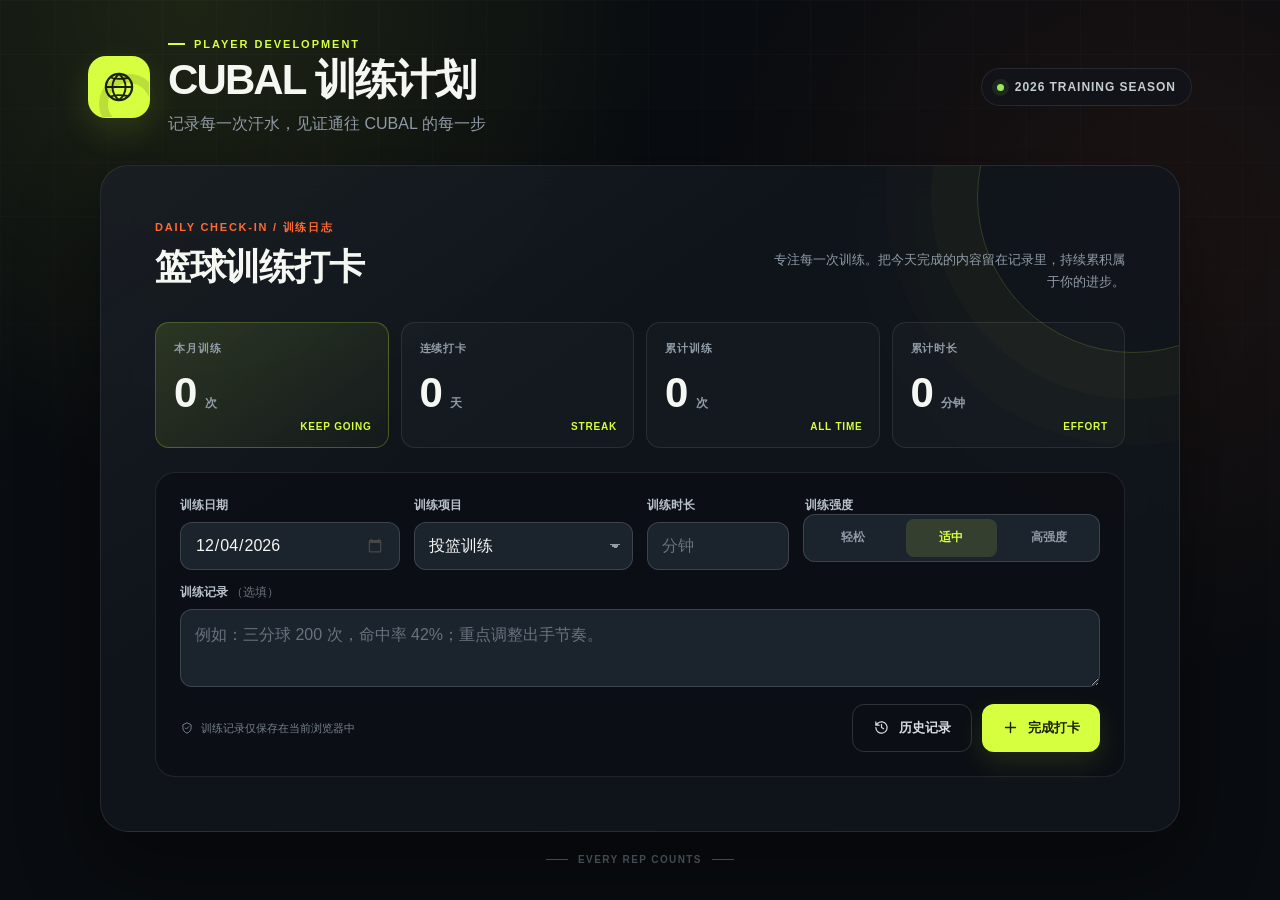
<file: index.html>
<!DOCTYPE html>
<html lang="zh-CN">
<head>
  <meta charset="UTF-8">
  <meta name="viewport" content="width=device-width, initial-scale=1.0">
  <meta name="theme-color" content="#090c10">
  <meta name="description" content="CUBAL 篮球训练计划打卡，记录每一次训练与进步。">
  <title>CUBAL 训练计划</title>
  <style>
    :root {
      --bg: #090c10;
      --surface: #11161d;
      --surface-raised: #171e27;
      --surface-soft: #1b232d;
      --line: rgba(255, 255, 255, 0.09);
      --line-strong: rgba(255, 255, 255, 0.15);
      --text: #f5f7f3;
      --muted: #929ca8;
      --accent: #d6ff3f;
      --accent-dark: #1a2109;
      --orange: #ff6a35;
      --danger: #ff6b6b;
      --success: #9ce85c;
      --radius-xl: 28px;
      --radius-lg: 20px;
      --radius-md: 14px;
      --shadow: 0 30px 80px rgba(0, 0, 0, 0.42);
    }

    * {
      box-sizing: border-box;
    }

    html {
      color-scheme: dark;
      scroll-behavior: smooth;
    }

    body {
      min-width: 320px;
      min-height: 100vh;
      margin: 0;
      overflow-x: hidden;
      background:
        radial-gradient(circle at 15% 0%, rgba(214, 255, 63, 0.1), transparent 30rem),
        radial-gradient(circle at 90% 25%, rgba(255, 106, 53, 0.08), transparent 28rem),
        var(--bg);
      color: var(--text);
      font-family: "Avenir Next", "PingFang SC", "Hiragino Sans GB", "Microsoft YaHei", sans-serif;
      -webkit-font-smoothing: antialiased;
    }

    body::before {
      position: fixed;
      inset: 0;
      z-index: -1;
      background-image:
        linear-gradient(rgba(255, 255, 255, 0.018) 1px, transparent 1px),
        linear-gradient(90deg, rgba(255, 255, 255, 0.018) 1px, transparent 1px);
      background-size: 54px 54px;
      content: "";
      mask-image: linear-gradient(to bottom, black, transparent 82%);
      pointer-events: none;
    }

    button,
    input,
    select,
    textarea {
      font: inherit;
    }

    button {
      border: 0;
    }

    button,
    select {
      cursor: pointer;
    }

    :focus-visible {
      outline: 2px solid var(--accent);
      outline-offset: 3px;
    }

    .site-shell {
      width: min(1120px, calc(100% - 40px));
      margin: 0 auto;
      padding: 38px 0 30px;
    }

    .hero {
      display: flex;
      align-items: center;
      justify-content: space-between;
      gap: 32px;
      margin-bottom: 28px;
      padding: 0 8px;
    }

    .brand {
      display: flex;
      align-items: center;
      gap: 18px;
    }

    .brand-mark {
      position: relative;
      display: grid;
      width: 62px;
      height: 62px;
      flex: 0 0 62px;
      place-items: center;
      overflow: hidden;
      border: 1px solid rgba(214, 255, 63, 0.3);
      border-radius: 18px;
      background: var(--accent);
      box-shadow: 0 12px 35px rgba(214, 255, 63, 0.14);
      color: var(--accent-dark);
    }

    .brand-mark::after {
      position: absolute;
      right: -10px;
      bottom: -17px;
      width: 42px;
      height: 42px;
      border: 9px solid rgba(9, 12, 16, 0.13);
      border-radius: 50%;
      content: "";
    }

    .brand-mark svg {
      width: 34px;
      height: 34px;
    }

    .eyebrow {
      display: flex;
      align-items: center;
      gap: 9px;
      margin: 0 0 7px;
      color: var(--accent);
      font-size: 11px;
      font-weight: 800;
      letter-spacing: 0.18em;
      text-transform: uppercase;
    }

    .eyebrow::before {
      width: 17px;
      height: 2px;
      background: currentColor;
      content: "";
    }

    h1 {
      margin: 0;
      font-size: clamp(26px, 4vw, 42px);
      font-weight: 850;
      letter-spacing: -0.045em;
      line-height: 1.08;
    }

    .hero-subtitle {
      margin: 9px 0 0;
      color: var(--muted);
      font-size: clamp(13px, 1.6vw, 16px);
      line-height: 1.6;
    }

    .season-chip {
      display: flex;
      align-items: center;
      gap: 11px;
      flex: 0 0 auto;
      padding: 11px 15px;
      border: 1px solid var(--line);
      border-radius: 999px;
      background: rgba(17, 22, 29, 0.72);
      color: #c5cdd3;
      font-size: 12px;
      font-weight: 700;
      letter-spacing: 0.08em;
      backdrop-filter: blur(12px);
    }

    .season-chip span {
      width: 7px;
      height: 7px;
      border-radius: 50%;
      background: var(--success);
      box-shadow: 0 0 0 5px rgba(156, 232, 92, 0.09);
    }

    .training-section {
      position: relative;
      width: 100%;
      max-width: 1080px;
      margin: 0 auto;
      overflow: hidden;
      border: 1px solid var(--line);
      border-radius: var(--radius-xl);
      background:
        linear-gradient(145deg, rgba(255, 255, 255, 0.035), transparent 38%),
        rgba(17, 22, 29, 0.88);
      box-shadow: var(--shadow);
      padding: clamp(26px, 5vw, 54px);
      backdrop-filter: blur(18px);
    }

    .training-section::before {
      position: absolute;
      top: -125px;
      right: -110px;
      width: 310px;
      height: 310px;
      border: 1px solid rgba(214, 255, 63, 0.18);
      border-radius: 50%;
      box-shadow:
        0 0 0 46px rgba(214, 255, 63, 0.022),
        0 0 0 92px rgba(214, 255, 63, 0.012);
      content: "";
      pointer-events: none;
    }

    .section-heading {
      position: relative;
      display: flex;
      align-items: flex-end;
      justify-content: space-between;
      gap: 24px;
      margin-bottom: 30px;
    }

    .section-kicker {
      margin: 0 0 8px;
      color: var(--orange);
      font-size: 11px;
      font-weight: 800;
      letter-spacing: 0.16em;
      text-transform: uppercase;
    }

    h2 {
      margin: 0;
      font-size: clamp(24px, 3vw, 36px);
      font-weight: 820;
      letter-spacing: -0.035em;
    }

    .section-note {
      max-width: 360px;
      margin: 0;
      color: var(--muted);
      font-size: 13px;
      line-height: 1.65;
      text-align: right;
    }

    .stats-grid {
      display: grid;
      grid-template-columns: repeat(4, minmax(0, 1fr));
      gap: 12px;
      margin-bottom: 24px;
    }

    .stat-card {
      position: relative;
      min-height: 126px;
      overflow: hidden;
      border: 1px solid var(--line);
      border-radius: var(--radius-md);
      background: rgba(255, 255, 255, 0.025);
      padding: 18px;
    }

    .stat-card.featured {
      border-color: rgba(214, 255, 63, 0.24);
      background: linear-gradient(145deg, rgba(214, 255, 63, 0.12), rgba(214, 255, 63, 0.025));
    }

    .stat-label {
      display: block;
      color: var(--muted);
      font-size: 11px;
      font-weight: 700;
      letter-spacing: 0.08em;
    }

    .stat-value {
      display: inline-block;
      margin-top: 16px;
      font-family: "DIN Alternate", "Arial Narrow", sans-serif;
      font-size: clamp(30px, 4vw, 42px);
      font-weight: 800;
      letter-spacing: -0.05em;
      line-height: 1;
    }

    .stat-unit {
      margin-left: 5px;
      color: var(--muted);
      font-size: 12px;
      font-weight: 600;
    }

    .stat-trend {
      position: absolute;
      right: 16px;
      bottom: 15px;
      color: var(--accent);
      font-size: 10px;
      font-weight: 750;
      letter-spacing: 0.08em;
    }

    .checkin-form {
      display: grid;
      grid-template-columns: repeat(12, minmax(0, 1fr));
      gap: 14px;
      border: 1px solid var(--line);
      border-radius: var(--radius-lg);
      background: rgba(8, 11, 15, 0.5);
      padding: clamp(18px, 3vw, 24px);
    }

    .field {
      display: flex;
      flex-direction: column;
      gap: 8px;
    }

    fieldset.field {
      min-width: 0;
      margin: 0;
      border: 0;
      padding: 0;
    }

    .field.date {
      grid-column: span 3;
    }

    .field.type {
      grid-column: span 3;
    }

    .field.duration {
      grid-column: span 2;
    }

    .field.intensity {
      grid-column: span 4;
    }

    .field.notes {
      grid-column: span 12;
    }

    .field label {
      color: #b9c2ca;
      font-size: 12px;
      font-weight: 700;
    }

    .field-label {
      color: #b9c2ca;
      font-size: 12px;
      font-weight: 700;
    }

    .control {
      width: 100%;
      min-height: 48px;
      border: 1px solid var(--line-strong);
      border-radius: 12px;
      background: var(--surface-soft);
      color: var(--text);
      padding: 0 14px;
      transition: border-color 160ms ease, box-shadow 160ms ease, background 160ms ease;
    }

    .control:hover {
      border-color: rgba(255, 255, 255, 0.24);
    }

    .control:focus {
      border-color: rgba(214, 255, 63, 0.65);
      outline: 0;
      box-shadow: 0 0 0 3px rgba(214, 255, 63, 0.08);
    }

    select.control {
      appearance: none;
      background-image:
        linear-gradient(45deg, transparent 50%, var(--muted) 50%),
        linear-gradient(135deg, var(--muted) 50%, transparent 50%);
      background-position:
        calc(100% - 17px) 21px,
        calc(100% - 12px) 21px;
      background-repeat: no-repeat;
      background-size: 5px 5px;
      padding-right: 34px;
    }

    input[type="date"]::-webkit-calendar-picker-indicator {
      filter: invert(0.72);
    }

    .intensity-options {
      display: grid;
      grid-template-columns: repeat(3, 1fr);
      gap: 7px;
      min-height: 48px;
      border: 1px solid var(--line-strong);
      border-radius: 12px;
      background: var(--surface-soft);
      padding: 4px;
    }

    .intensity-options input {
      position: absolute;
      width: 1px;
      height: 1px;
      opacity: 0;
      pointer-events: none;
    }

    .intensity-options label {
      display: grid;
      min-width: 0;
      margin: 0;
      border-radius: 8px;
      color: var(--muted);
      font-size: 12px;
      place-items: center;
      transition: color 160ms ease, background 160ms ease;
      cursor: pointer;
    }

    .intensity-options input:checked + label {
      background: rgba(214, 255, 63, 0.13);
      color: var(--accent);
    }

    .intensity-options input:focus-visible + label {
      outline: 2px solid var(--accent);
      outline-offset: -1px;
    }

    .field.notes .control {
      min-height: 78px;
      resize: vertical;
      padding: 13px 14px;
      line-height: 1.55;
    }

    .control::placeholder {
      color: #68727d;
    }

    .form-actions {
      display: flex;
      align-items: center;
      justify-content: space-between;
      grid-column: span 12;
      gap: 14px;
      margin-top: 3px;
    }

    .form-hint {
      display: flex;
      align-items: center;
      gap: 7px;
      margin: 0;
      color: #78828c;
      font-size: 11px;
      line-height: 1.5;
    }

    .form-hint svg {
      flex: 0 0 auto;
    }

    .actions {
      display: flex;
      gap: 10px;
    }

    .button {
      display: inline-flex;
      align-items: center;
      justify-content: center;
      gap: 9px;
      min-height: 48px;
      border-radius: 12px;
      padding: 0 20px;
      font-size: 13px;
      font-weight: 800;
      transition: transform 160ms ease, background 160ms ease, border-color 160ms ease;
    }

    .button:hover {
      transform: translateY(-1px);
    }

    .button:active {
      transform: translateY(0);
    }

    .button.primary {
      background: var(--accent);
      color: var(--accent-dark);
      box-shadow: 0 10px 28px rgba(214, 255, 63, 0.12);
    }

    .button.primary:hover {
      background: #e2ff78;
    }

    .button.secondary {
      border: 1px solid var(--line-strong);
      background: transparent;
      color: #d8dde1;
    }

    .button.secondary:hover,
    .button.secondary[aria-expanded="true"] {
      border-color: rgba(214, 255, 63, 0.4);
      background: rgba(214, 255, 63, 0.06);
      color: var(--accent);
    }

    .button svg {
      width: 17px;
      height: 17px;
    }

    .history-panel {
      display: grid;
      grid-template-rows: 0fr;
      opacity: 0;
      transition: grid-template-rows 300ms ease, opacity 220ms ease, margin 300ms ease;
    }

    .history-panel.is-open {
      grid-template-rows: 1fr;
      opacity: 1;
      margin-top: 18px;
    }

    .history-inner {
      min-height: 0;
      overflow: hidden;
    }

    .history-card {
      border: 1px solid var(--line);
      border-radius: var(--radius-lg);
      background: rgba(8, 11, 15, 0.48);
      padding: clamp(18px, 3vw, 24px);
    }

    .history-header {
      display: flex;
      align-items: center;
      justify-content: space-between;
      gap: 16px;
      margin-bottom: 14px;
    }

    .history-title {
      margin: 0;
      font-size: 15px;
      letter-spacing: -0.01em;
    }

    .history-count {
      color: var(--muted);
      font-size: 11px;
      font-weight: 650;
    }

    .history-list {
      display: grid;
      gap: 9px;
      max-height: 330px;
      margin: 0;
      overflow-y: auto;
      padding: 0 3px 0 0;
      list-style: none;
      scrollbar-color: #39434e transparent;
      scrollbar-width: thin;
    }

    .history-item {
      display: grid;
      grid-template-columns: 62px minmax(0, 1fr) auto auto 30px;
      align-items: center;
      gap: 16px;
      border: 1px solid rgba(255, 255, 255, 0.055);
      border-radius: 12px;
      background: rgba(255, 255, 255, 0.025);
      padding: 13px 14px;
    }

    .history-date {
      display: grid;
      color: var(--accent);
      font-family: "DIN Alternate", "Arial Narrow", sans-serif;
      font-size: 16px;
      font-weight: 800;
      line-height: 1.1;
      text-align: center;
    }

    .history-date small {
      margin-top: 4px;
      color: var(--muted);
      font-family: "Avenir Next", "PingFang SC", sans-serif;
      font-size: 9px;
      font-weight: 700;
      letter-spacing: 0.06em;
    }

    .history-info {
      min-width: 0;
    }

    .history-info strong {
      display: block;
      overflow: hidden;
      font-size: 13px;
      text-overflow: ellipsis;
      white-space: nowrap;
    }

    .history-info p {
      overflow: hidden;
      margin: 5px 0 0;
      color: var(--muted);
      font-size: 11px;
      line-height: 1.4;
      text-overflow: ellipsis;
      white-space: nowrap;
    }

    .history-duration,
    .badge {
      border-radius: 999px;
      padding: 6px 9px;
      font-size: 10px;
      font-weight: 750;
      white-space: nowrap;
    }

    .history-duration {
      background: rgba(255, 255, 255, 0.055);
      color: #c2c9d0;
    }

    .badge {
      background: rgba(214, 255, 63, 0.08);
      color: var(--accent);
    }

    .badge.medium {
      background: rgba(255, 170, 63, 0.09);
      color: #ffbd66;
    }

    .badge.high {
      background: rgba(255, 106, 53, 0.1);
      color: #ff8c61;
    }

    .delete-record {
      display: grid;
      width: 30px;
      height: 30px;
      border-radius: 8px;
      background: transparent;
      color: #69737d;
      place-items: center;
      transition: color 160ms ease, background 160ms ease;
    }

    .delete-record:hover {
      background: rgba(255, 107, 107, 0.08);
      color: var(--danger);
    }

    .delete-record svg {
      width: 15px;
      height: 15px;
    }

    .empty-state {
      display: grid;
      min-height: 130px;
      border: 1px dashed var(--line-strong);
      border-radius: 12px;
      color: #707b86;
      font-size: 12px;
      text-align: center;
      place-items: center;
    }

    .empty-state svg {
      display: block;
      width: 28px;
      height: 28px;
      margin: 0 auto 8px;
      color: #414b56;
    }

    .toast {
      position: fixed;
      bottom: 28px;
      left: 50%;
      z-index: 20;
      display: flex;
      align-items: center;
      gap: 9px;
      max-width: calc(100% - 32px);
      border: 1px solid rgba(214, 255, 63, 0.25);
      border-radius: 999px;
      background: #1c2412;
      box-shadow: 0 14px 40px rgba(0, 0, 0, 0.4);
      color: #e9ff9d;
      padding: 11px 17px;
      font-size: 12px;
      font-weight: 700;
      opacity: 0;
      pointer-events: none;
      transform: translate(-50%, 12px);
      transition: opacity 200ms ease, transform 200ms ease;
    }

    .toast.is-visible {
      opacity: 1;
      transform: translate(-50%, 0);
    }

    .toast.error {
      border-color: rgba(255, 107, 107, 0.26);
      background: #281516;
      color: #ffc0c0;
    }

    .site-footer {
      display: flex;
      align-items: center;
      justify-content: center;
      gap: 10px;
      padding-top: 22px;
      color: #56606a;
      font-size: 10px;
      font-weight: 750;
      letter-spacing: 0.14em;
      text-transform: uppercase;
    }

    .site-footer::before,
    .site-footer::after {
      width: 22px;
      height: 1px;
      background: currentColor;
      content: "";
    }

    @media (max-width: 760px) {
      .site-shell {
        width: min(100% - 24px, 1080px);
        padding-top: 24px;
      }

      .hero {
        align-items: flex-start;
        gap: 12px;
        margin-bottom: 20px;
        padding: 0 4px;
      }

      .brand {
        gap: 12px;
      }

      .brand-mark {
        width: 50px;
        height: 50px;
        flex-basis: 50px;
        border-radius: 15px;
      }

      .brand-mark svg {
        width: 27px;
        height: 27px;
      }

      .season-chip {
        display: none;
      }

      .training-section {
        border-radius: 22px;
        padding: 22px 16px;
      }

      .section-heading {
        align-items: flex-start;
        margin-bottom: 22px;
      }

      .section-note {
        display: none;
      }

      .stats-grid {
        grid-template-columns: repeat(2, minmax(0, 1fr));
      }

      .stat-card {
        min-height: 108px;
        padding: 15px;
      }

      .stat-value {
        margin-top: 14px;
      }

      .checkin-form {
        gap: 12px;
        padding: 16px;
      }

      .field.date,
      .field.type {
        grid-column: span 6;
      }

      .field.duration {
        grid-column: span 4;
      }

      .field.intensity {
        grid-column: span 8;
      }

      .form-actions {
        align-items: stretch;
        flex-direction: column;
      }

      .form-hint {
        order: 2;
      }

      .actions {
        display: grid;
        grid-template-columns: 1fr 1fr;
      }

      .button {
        padding: 0 13px;
      }

      .history-item {
        grid-template-columns: 50px minmax(0, 1fr) auto;
        grid-template-rows: auto auto;
        gap: 10px;
      }

      .history-date {
        grid-column: 1;
        grid-row: 1 / span 2;
      }

      .history-info {
        grid-column: 2;
        grid-row: 1;
      }

      .history-duration {
        display: none;
      }

      .badge {
        grid-column: 3;
        grid-row: 1;
      }

      .delete-record {
        grid-column: 3;
        grid-row: 2;
      }
    }

    @media (max-width: 460px) {
      h1 {
        font-size: 24px;
      }

      .hero-subtitle {
        font-size: 12px;
      }

      .stats-grid {
        gap: 8px;
      }

      .stat-value {
        font-size: 30px;
      }

      .field.date,
      .field.type,
      .field.duration,
      .field.intensity {
        grid-column: span 12;
      }

      .actions {
        grid-template-columns: 1fr;
      }

      .button {
        width: 100%;
      }
    }

    @media (prefers-reduced-motion: reduce) {
      *,
      *::before,
      *::after {
        scroll-behavior: auto !important;
        transition-duration: 0.01ms !important;
      }
    }
  </style>
</head>
<body>
  <main class="site-shell">
    <header class="hero">
      <div class="brand">
        <div class="brand-mark" aria-hidden="true">
          <svg viewBox="0 0 24 24" fill="none">
            <circle cx="12" cy="12" r="9.25" stroke="currentColor" stroke-width="1.6"/>
            <path d="M3 12h18M12 2.75c3.1 2.55 4.65 5.63 4.65 9.25S15.1 18.7 12 21.25C8.9 18.7 7.35 15.62 7.35 12S8.9 5.3 12 2.75Z" stroke="currentColor" stroke-width="1.35"/>
            <path d="M5.7 5.1c2.15 1.15 6.5 1.55 12.6.55M5.7 18.9c2.15-1.15 6.5-1.55 12.6-.55" stroke="currentColor" stroke-width="1.35"/>
          </svg>
        </div>
        <div>
          <p class="eyebrow">Player Development</p>
          <h1>CUBAL 训练计划</h1>
          <p class="hero-subtitle">记录每一次汗水，见证通往 CUBAL 的每一步</p>
        </div>
      </div>
      <div class="season-chip" aria-label="训练季进行中">
        <span aria-hidden="true"></span>
        2026 TRAINING SEASON
      </div>
    </header>

    <section class="training-section" aria-labelledby="training-title">
      <div class="section-heading">
        <div>
          <p class="section-kicker">Daily Check-in / 训练日志</p>
          <h2 id="training-title">篮球训练打卡</h2>
        </div>
        <p class="section-note">专注每一次训练。把今天完成的内容留在记录里，持续累积属于你的进步。</p>
      </div>

      <div class="stats-grid" aria-label="打卡数据面板">
        <article class="stat-card featured">
          <span class="stat-label">本月训练</span>
          <span class="stat-value" id="monthly-count">0</span>
          <span class="stat-unit">次</span>
          <span class="stat-trend">KEEP GOING</span>
        </article>
        <article class="stat-card">
          <span class="stat-label">连续打卡</span>
          <span class="stat-value" id="streak-count">0</span>
          <span class="stat-unit">天</span>
          <span class="stat-trend">STREAK</span>
        </article>
        <article class="stat-card">
          <span class="stat-label">累计训练</span>
          <span class="stat-value" id="total-count">0</span>
          <span class="stat-unit">次</span>
          <span class="stat-trend">ALL TIME</span>
        </article>
        <article class="stat-card">
          <span class="stat-label">累计时长</span>
          <span class="stat-value" id="total-minutes">0</span>
          <span class="stat-unit">分钟</span>
          <span class="stat-trend">EFFORT</span>
        </article>
      </div>

      <form class="checkin-form" id="checkin-form" novalidate>
        <div class="field date">
          <label for="training-date">训练日期</label>
          <input class="control" id="training-date" name="date" type="date" required>
        </div>

        <div class="field type">
          <label for="training-type">训练项目</label>
          <select class="control" id="training-type" name="type" required>
            <option value="投篮训练">投篮训练</option>
            <option value="运球训练">运球训练</option>
            <option value="体能训练">体能训练</option>
            <option value="脚踝训练">脚踝训练</option>
            <option value="弹跳训练">弹跳训练</option>
            <option value="核心训练">核心训练</option>
            <option value="肩背塑形">肩背塑形</option>
            <option value="实战对抗">实战对抗</option>
            <option value="恢复训练">恢复训练</option>
          </select>
        </div>

        <div class="field duration">
          <label for="training-duration">训练时长</label>
          <input class="control" id="training-duration" name="duration" type="number" min="1" max="600" step="1" inputmode="numeric" placeholder="分钟" required>
        </div>

        <fieldset class="field intensity">
          <legend class="field-label">训练强度</legend>
          <div class="intensity-options">
            <input id="intensity-low" name="intensity" type="radio" value="轻松">
            <label for="intensity-low">轻松</label>
            <input id="intensity-medium" name="intensity" type="radio" value="适中" checked>
            <label for="intensity-medium">适中</label>
            <input id="intensity-high" name="intensity" type="radio" value="高强度">
            <label for="intensity-high">高强度</label>
          </div>
        </fieldset>

        <div class="field notes">
          <label for="training-notes">训练记录 <span style="color:#69737d;font-weight:500">（选填）</span></label>
          <textarea class="control" id="training-notes" name="notes" maxlength="160" placeholder="例如：三分球 200 次，命中率 42%；重点调整出手节奏。"></textarea>
        </div>

        <div class="form-actions">
          <p class="form-hint">
            <svg width="14" height="14" viewBox="0 0 24 24" fill="none" aria-hidden="true">
              <path d="M12 3 5 6.5v5.2c0 4.25 2.8 7.6 7 9.3 4.2-1.7 7-5.05 7-9.3V6.5L12 3Z" stroke="currentColor" stroke-width="1.7"/>
              <path d="m9.2 12 1.8 1.8 4-4.1" stroke="currentColor" stroke-width="1.7" stroke-linecap="round" stroke-linejoin="round"/>
            </svg>
            训练记录仅保存在当前浏览器中
          </p>
          <div class="actions">
            <button class="button secondary" id="history-toggle" type="button" aria-expanded="false" aria-controls="history-panel">
              <svg viewBox="0 0 24 24" fill="none" aria-hidden="true">
                <path d="M4 12a8 8 0 1 0 2.35-5.65L4 8.7M4 4v4.7h4.7" stroke="currentColor" stroke-width="1.7" stroke-linecap="round" stroke-linejoin="round"/>
                <path d="M12 7.5V12l3 1.8" stroke="currentColor" stroke-width="1.7" stroke-linecap="round"/>
              </svg>
              历史记录
            </button>
            <button class="button primary" type="submit">
              <svg viewBox="0 0 24 24" fill="none" aria-hidden="true">
                <path d="M12 5v14M5 12h14" stroke="currentColor" stroke-width="2" stroke-linecap="round"/>
              </svg>
              完成打卡
            </button>
          </div>
        </div>
      </form>

      <div class="history-panel" id="history-panel">
        <div class="history-inner">
          <div class="history-card">
            <div class="history-header">
              <h3 class="history-title">最近训练记录</h3>
              <span class="history-count" id="history-count">共 0 条记录</span>
            </div>
            <ul class="history-list" id="history-list" aria-live="polite"></ul>
          </div>
        </div>
      </div>
    </section>

    <footer class="site-footer">Every rep counts</footer>
  </main>

  <div class="toast" id="toast" role="status" aria-live="polite">
    <svg width="15" height="15" viewBox="0 0 24 24" fill="none" aria-hidden="true">
      <path d="m5 12.5 4.2 4.2L19 6.8" stroke="currentColor" stroke-width="2.2" stroke-linecap="round" stroke-linejoin="round"/>
    </svg>
    <span id="toast-message"></span>
  </div>

  <script>
    (() => {
      "use strict";

      const STORAGE_KEY = "cubal-training-checkins";
      const form = document.getElementById("checkin-form");
      const dateInput = document.getElementById("training-date");
      const typeInput = document.getElementById("training-type");
      const durationInput = document.getElementById("training-duration");
      const notesInput = document.getElementById("training-notes");
      const historyToggle = document.getElementById("history-toggle");
      const historyPanel = document.getElementById("history-panel");
      const historyList = document.getElementById("history-list");
      const historyCount = document.getElementById("history-count");
      const toast = document.getElementById("toast");
      const toastMessage = document.getElementById("toast-message");

      let records = loadRecords();
      let toastTimer;

      function localDateKey(date = new Date()) {
        const year = date.getFullYear();
        const month = String(date.getMonth() + 1).padStart(2, "0");
        const day = String(date.getDate()).padStart(2, "0");
        return `${year}-${month}-${day}`;
      }

      function parseLocalDate(dateKey) {
        const [year, month, day] = dateKey.split("-").map(Number);
        return new Date(year, month - 1, day);
      }

      function normalizeRecord(record) {
        if (!record || typeof record !== "object") return null;

        const date = String(record.date || "");
        const duration = Number(record.duration);
        const type = String(record.type || "篮球训练");
        const intensity = ["轻松", "适中", "高强度"].includes(record.intensity)
          ? record.intensity
          : "适中";

        if (!/^\d{4}-\d{2}-\d{2}$/.test(date) || !Number.isFinite(duration) || duration <= 0) {
          return null;
        }

        return {
          id: String(record.id || `${Date.now()}-${Math.random().toString(16).slice(2)}`),
          date,
          type,
          duration: Math.min(Math.round(duration), 600),
          intensity,
          notes: String(record.notes || "").slice(0, 160),
          createdAt: Number(record.createdAt) || Date.now()
        };
      }

      function loadRecords() {
        try {
          const saved = JSON.parse(localStorage.getItem(STORAGE_KEY) || "[]");
          if (!Array.isArray(saved)) return [];
          return saved.map(normalizeRecord).filter(Boolean);
        } catch (error) {
          console.warn("无法读取训练记录：", error);
          return [];
        }
      }

      function saveRecords() {
        try {
          localStorage.setItem(STORAGE_KEY, JSON.stringify(records));
          return true;
        } catch (error) {
          console.warn("无法保存训练记录：", error);
          showToast("浏览器存储不可用，本次记录未能保存", true);
          return false;
        }
      }

      function sortRecords(items) {
        return [...items].sort((a, b) => {
          const dateDiff = b.date.localeCompare(a.date);
          return dateDiff || b.createdAt - a.createdAt;
        });
      }

      function getMonthlyCount() {
        const now = new Date();
        const currentMonth = `${now.getFullYear()}-${String(now.getMonth() + 1).padStart(2, "0")}`;
        return records.filter((record) => record.date.startsWith(currentMonth)).length;
      }

      function getStreak() {
        const uniqueDays = new Set(records.map((record) => record.date));
        if (uniqueDays.size === 0) return 0;

        let streak = 0;
        let cursor = new Date();
        cursor.setHours(0, 0, 0, 0);

        // 当天尚未打卡时，从昨天开始计算，避免早上打开页面时连续记录显示为 0。
        if (!uniqueDays.has(localDateKey(cursor))) {
          cursor.setDate(cursor.getDate() - 1);
        }

        while (uniqueDays.has(localDateKey(cursor))) {
          streak += 1;
          cursor.setDate(cursor.getDate() - 1);
        }

        return streak;
      }

      function updateStats() {
        const totalMinutes = records.reduce((sum, record) => sum + record.duration, 0);
        document.getElementById("monthly-count").textContent = getMonthlyCount();
        document.getElementById("streak-count").textContent = getStreak();
        document.getElementById("total-count").textContent = records.length;
        document.getElementById("total-minutes").textContent = totalMinutes.toLocaleString("zh-CN");
        historyCount.textContent = `共 ${records.length} 条记录`;
      }

      function intensityClass(intensity) {
        if (intensity === "高强度") return "high";
        if (intensity === "适中") return "medium";
        return "";
      }

      function renderHistory() {
        historyList.replaceChildren();

        if (records.length === 0) {
          const empty = document.createElement("li");
          empty.className = "empty-state";
          empty.innerHTML = `
            <div>
              <svg viewBox="0 0 24 24" fill="none" aria-hidden="true">
                <circle cx="12" cy="12" r="8.5" stroke="currentColor" stroke-width="1.5"/>
                <path d="M3.5 12h17M12 3.5c3 2.4 4.5 5.2 4.5 8.5S15 18.1 12 20.5C9 18.1 7.5 15.3 7.5 12S9 5.9 12 3.5Z" stroke="currentColor" stroke-width="1.2"/>
              </svg>
              还没有训练记录<br>完成第一次打卡，开启你的 CUBAL 征程
            </div>
          `;
          historyList.appendChild(empty);
          return;
        }

        sortRecords(records).forEach((record) => {
          const date = parseLocalDate(record.date);
          const item = document.createElement("li");
          item.className = "history-item";

          const dateBlock = document.createElement("div");
          dateBlock.className = "history-date";
          dateBlock.innerHTML = `
            <span>${String(date.getDate()).padStart(2, "0")}</span>
            <small>${date.getMonth() + 1}月 · 周${"日一二三四五六"[date.getDay()]}</small>
          `;

          const info = document.createElement("div");
          info.className = "history-info";
          const title = document.createElement("strong");
          title.textContent = record.type;
          const notes = document.createElement("p");
          notes.textContent = record.notes || "完成今日训练，继续保持。";
          info.append(title, notes);

          const duration = document.createElement("span");
          duration.className = "history-duration";
          duration.textContent = `${record.duration} 分钟`;

          const badge = document.createElement("span");
          badge.className = `badge ${intensityClass(record.intensity)}`.trim();
          badge.textContent = record.intensity;

          const deleteButton = document.createElement("button");
          deleteButton.className = "delete-record";
          deleteButton.type = "button";
          deleteButton.setAttribute("aria-label", `删除 ${record.date} 的${record.type}记录`);
          deleteButton.innerHTML = `
            <svg viewBox="0 0 24 24" fill="none" aria-hidden="true">
              <path d="M5 7h14M9 7V4.8h6V7M7.3 7l.7 12h8l.7-12M10 10.5v5M14 10.5v5" stroke="currentColor" stroke-width="1.6" stroke-linecap="round" stroke-linejoin="round"/>
            </svg>
          `;
          deleteButton.addEventListener("click", () => deleteRecord(record.id));

          item.append(dateBlock, info, duration, badge, deleteButton);
          historyList.appendChild(item);
        });
      }

      function showToast(message, isError = false) {
        clearTimeout(toastTimer);
        toastMessage.textContent = message;
        toast.classList.toggle("error", isError);
        toast.classList.add("is-visible");
        toastTimer = setTimeout(() => toast.classList.remove("is-visible"), 2600);
      }

      function deleteRecord(id) {
        const record = records.find((item) => item.id === id);
        if (!record) return;
        if (!window.confirm(`确定删除 ${record.date} 的“${record.type}”记录吗？`)) return;

        records = records.filter((item) => item.id !== id);
        if (saveRecords()) {
          updateStats();
          renderHistory();
          showToast("训练记录已删除");
        }
      }

      function toggleHistory(forceOpen) {
        const shouldOpen = typeof forceOpen === "boolean"
          ? forceOpen
          : !historyPanel.classList.contains("is-open");

        historyPanel.classList.toggle("is-open", shouldOpen);
        historyToggle.setAttribute("aria-expanded", String(shouldOpen));

        if (shouldOpen) {
          renderHistory();
          window.setTimeout(() => historyPanel.scrollIntoView({ behavior: "smooth", block: "nearest" }), 180);
        }
      }

      form.addEventListener("submit", (event) => {
        event.preventDefault();

        const duration = Number(durationInput.value);
        if (!dateInput.value) {
          showToast("请选择训练日期", true);
          dateInput.focus();
          return;
        }

        if (!Number.isFinite(duration) || duration < 1 || duration > 600) {
          showToast("请输入 1–600 分钟之间的训练时长", true);
          durationInput.focus();
          return;
        }

        const record = normalizeRecord({
          id: `${Date.now()}-${Math.random().toString(16).slice(2)}`,
          date: dateInput.value,
          type: typeInput.value,
          duration,
          intensity: form.elements.intensity.value,
          notes: notesInput.value.trim(),
          createdAt: Date.now()
        });

        if (!record) {
          showToast("打卡信息不完整，请检查后重试", true);
          return;
        }

        records.push(record);
        if (!saveRecords()) {
          records.pop();
          return;
        }

        notesInput.value = "";
        durationInput.value = "";
        updateStats();
        renderHistory();
        showToast(`打卡成功，今天也向 CUBAL 迈近一步`);
        toggleHistory(true);
      });

      historyToggle.addEventListener("click", () => toggleHistory());

      dateInput.max = localDateKey();

      // Set the latest valid training date before filling the default value.
      if (!dateInput.value) {
        dateInput.value = localDateKey();
      }

      updateStats();
      renderHistory();
    })();
  </script>
</body>
</html>
</file>
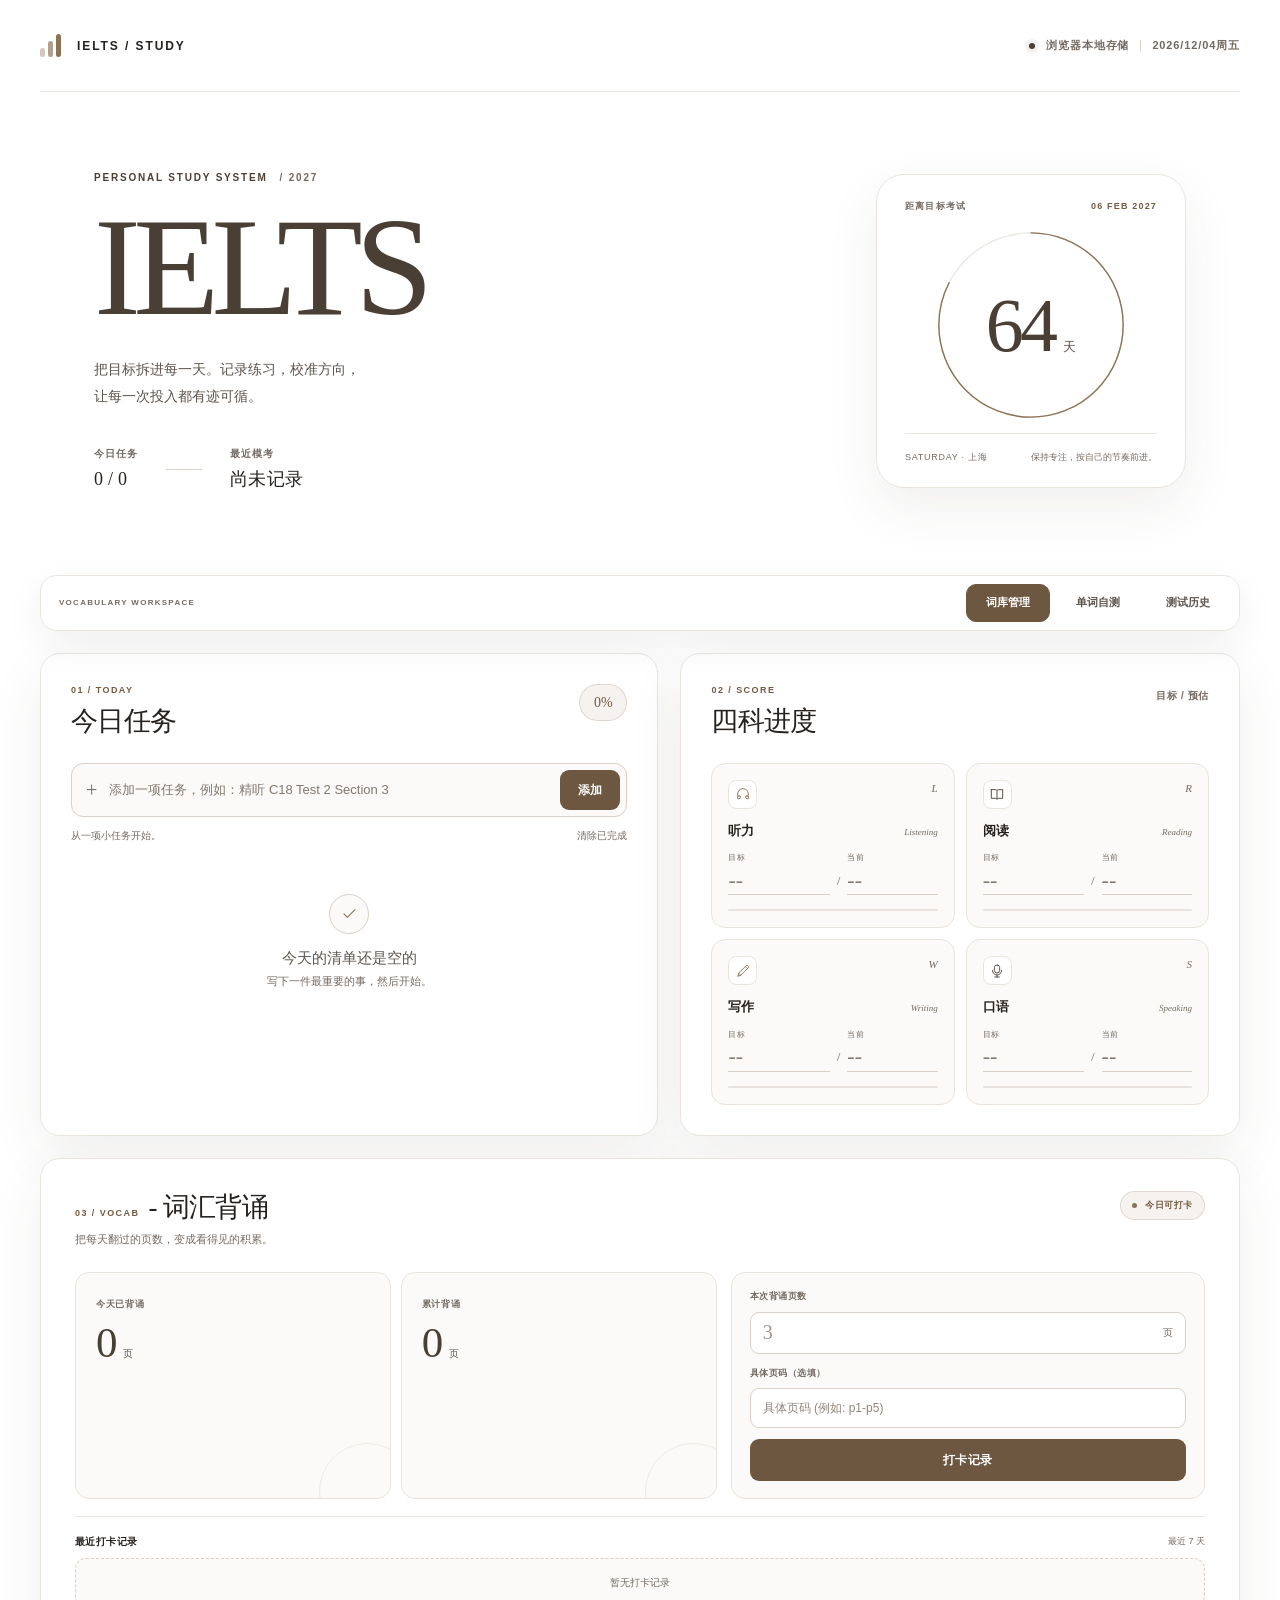
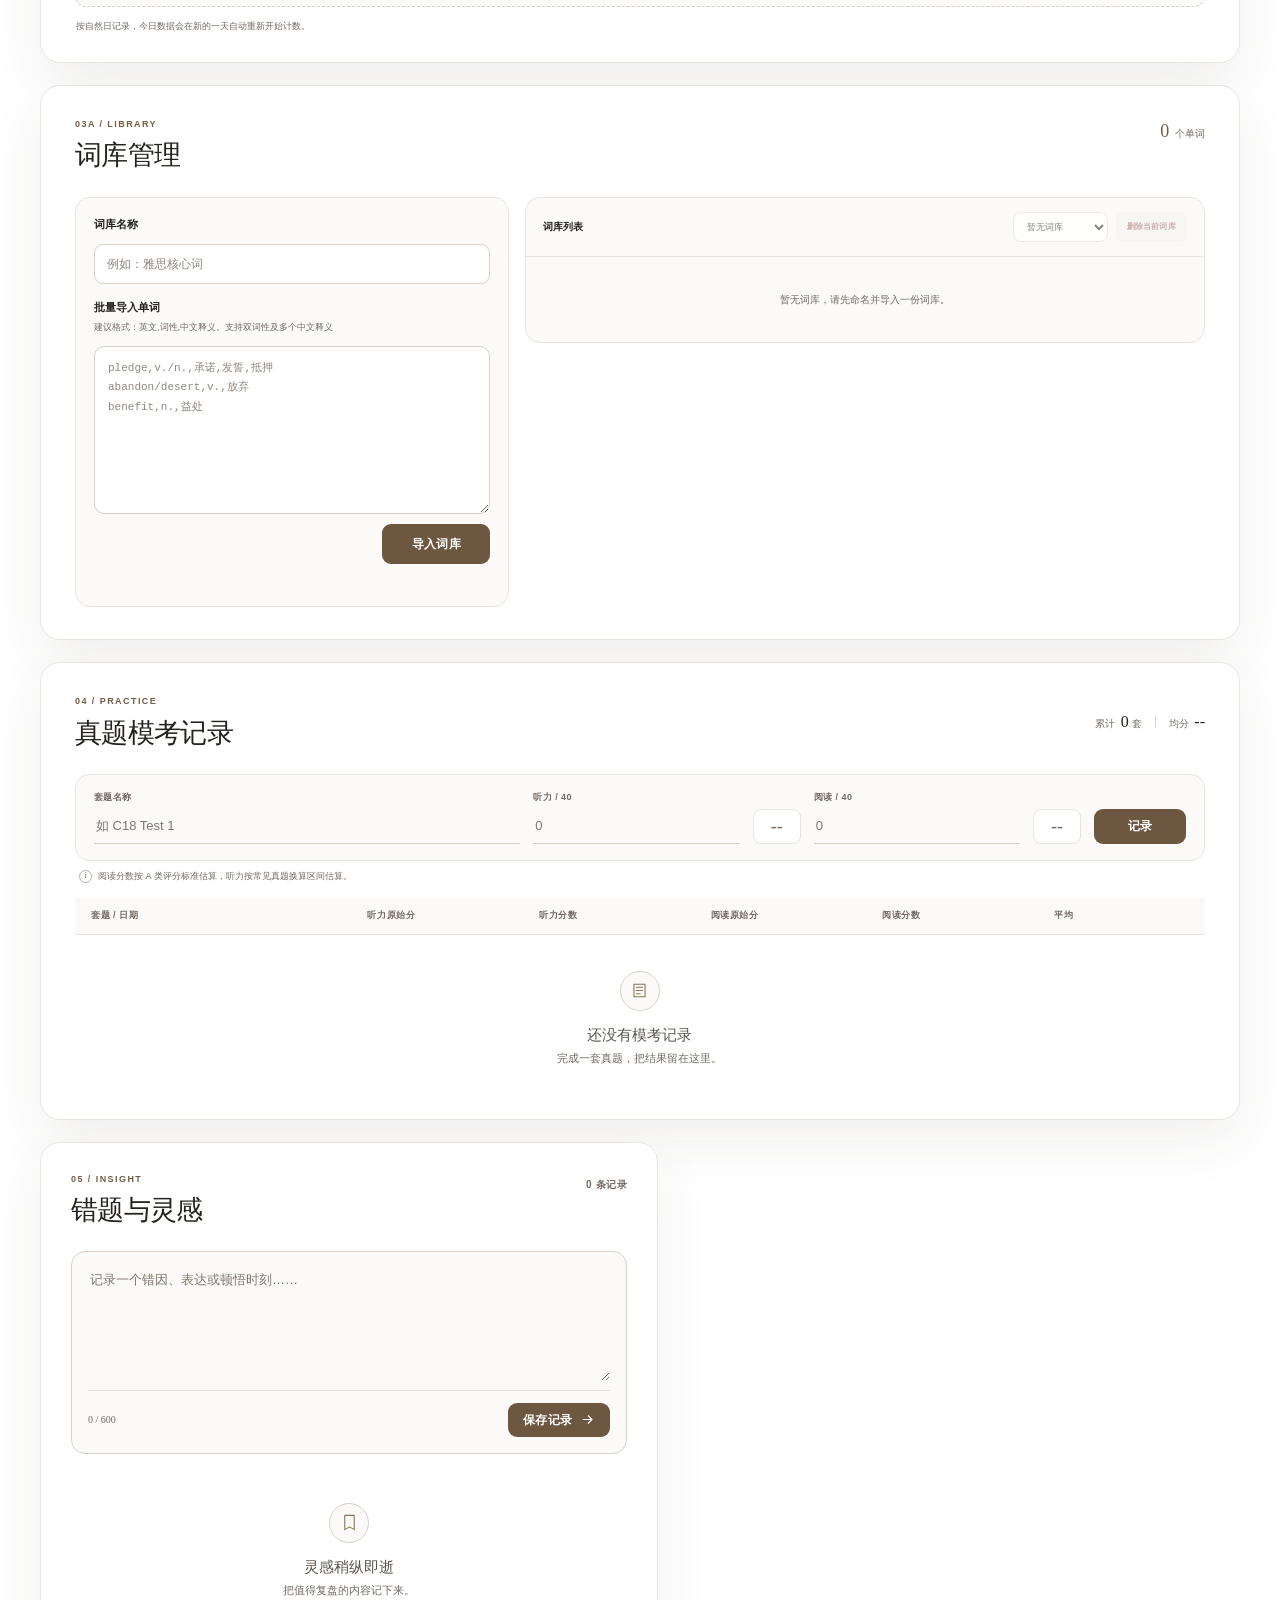
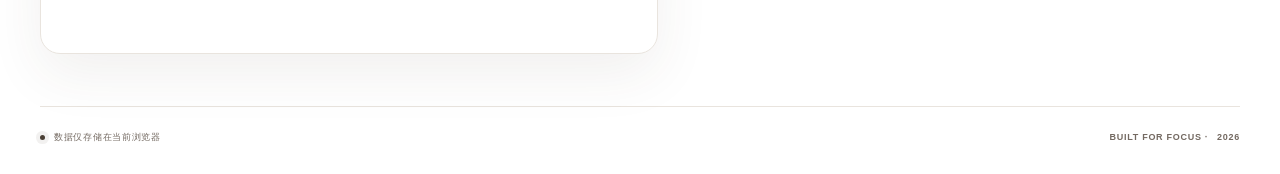
<file: ielts.html>
<!doctype html>
<html lang="zh-CN">
  <head>
    <meta charset="UTF-8" />
    <meta name="viewport" content="width=device-width, initial-scale=1.0" />
    <meta
      name="description"
      content="一个专注、轻盈的雅思备考空间，记录每日任务、四科目标、真题模考与错题灵感。"
    />
    <meta name="theme-color" content="#ffffff" />
    <title>IELTS</title>
    <link rel="stylesheet" href="styles.css" />
  </head>
  <body>
    <div class="ambient ambient-one" aria-hidden="true"></div>
    <div class="ambient ambient-two" aria-hidden="true"></div>
    <div class="noise" aria-hidden="true"></div>

    <header class="site-header">
      <a class="brand" href="#top" aria-label="返回页面顶部">
        <span class="brand-mark" aria-hidden="true">
          <span></span>
          <span></span>
          <span></span>
        </span>
        <span class="brand-name">IELTS / STUDY</span>
      </a>
      <div class="header-meta">
        <span class="status-dot" aria-hidden="true"></span>
        <span>浏览器本地存储</span>
        <span class="meta-divider" aria-hidden="true"></span>
        <span id="current-date">--</span>
      </div>
    </header>

    <main id="top">
      <section class="hero" aria-labelledby="page-title">
        <div class="hero-copy">
          <p class="eyebrow"><span>PERSONAL STUDY SYSTEM</span> / 2027</p>
          <h1 id="page-title">IELTS</h1>
          <p class="hero-description">
            把目标拆进每一天。记录练习，校准方向，<br />
            让每一次投入都有迹可循。
          </p>

          <div class="hero-summary" aria-label="今日概览">
            <div class="summary-item">
              <span class="summary-label">今日任务</span>
              <strong id="summary-tasks">0 / 0</strong>
            </div>
            <div class="summary-line" aria-hidden="true"></div>
            <div class="summary-item">
              <span class="summary-label">最近模考</span>
              <strong id="summary-mock">尚未记录</strong>
            </div>
          </div>
        </div>

        <aside class="countdown-card" aria-label="考试倒计时">
          <div class="countdown-topline">
            <span>距离目标考试</span>
            <span class="target-date">06 FEB 2027</span>
          </div>
          <div class="countdown-visual">
            <svg class="countdown-ring" viewBox="0 0 180 180" aria-hidden="true">
              <circle class="ring-track" cx="90" cy="90" r="79"></circle>
              <circle id="ring-progress" class="ring-progress" cx="90" cy="90" r="79"></circle>
            </svg>
            <div class="countdown-value">
              <strong id="countdown-days">--</strong>
              <span>天</span>
            </div>
          </div>
          <div class="countdown-caption">
            <p>SATURDAY · 上海</p>
            <p id="countdown-note">保持专注，按自己的节奏前进。</p>
          </div>
        </aside>
      </section>

      <nav class="vocab-tabs" role="tablist" aria-label="词汇学习工具">
        <span class="vocab-tabs-label">VOCABULARY WORKSPACE</span>
        <div class="vocab-tab-buttons">
          <button
            class="vocab-tab is-active"
            id="vocab-tab-library"
            type="button"
            role="tab"
            aria-selected="true"
            aria-controls="vocab-panel-library"
            data-vocab-tab="library"
          >
            词库管理
          </button>
          <button
            class="vocab-tab"
            id="vocab-tab-test"
            type="button"
            role="tab"
            aria-selected="false"
            aria-controls="vocab-panel-test"
            data-vocab-tab="test"
            tabindex="-1"
          >
            单词自测
          </button>
          <button
            class="vocab-tab"
            id="vocab-tab-history"
            type="button"
            role="tab"
            aria-selected="false"
            aria-controls="vocab-panel-history"
            data-vocab-tab="history"
            tabindex="-1"
          >
            测试历史
          </button>
        </div>
      </nav>

      <div class="dashboard-grid">
        <section class="panel panel-tasks reveal" aria-labelledby="tasks-title">
          <div class="panel-heading">
            <div>
              <span class="section-index">01 / TODAY</span>
              <h2 id="tasks-title">今日任务</h2>
            </div>
            <div class="task-progress-pill" id="task-progress-pill">0%</div>
          </div>

          <form class="task-form" id="task-form" autocomplete="off">
            <label class="sr-only" for="task-input">添加今日任务</label>
            <span class="input-plus" aria-hidden="true">+</span>
            <input
              id="task-input"
              name="task"
              type="text"
              maxlength="120"
              placeholder="添加一项任务，例如：精听 C18 Test 2 Section 3"
              required
            />
            <button class="button button-primary" type="submit">添加</button>
          </form>

          <div class="task-meta">
            <p id="task-encouragement">从一项小任务开始。</p>
            <button class="text-button hidden" id="clear-completed" type="button">
              清除已完成
            </button>
          </div>

          <ul class="task-list" id="task-list" aria-live="polite"></ul>

          <div class="empty-state" id="task-empty">
            <span class="empty-icon" aria-hidden="true">
              <svg viewBox="0 0 24 24">
                <path d="M5 12.5 9.2 17 19 7" />
              </svg>
            </span>
            <p>今天的清单还是空的</p>
            <span>写下一件最重要的事，然后开始。</span>
          </div>
        </section>

        <section class="panel panel-scores reveal" aria-labelledby="scores-title">
          <div class="panel-heading">
            <div>
              <span class="section-index">02 / SCORE</span>
              <h2 id="scores-title">四科进度</h2>
            </div>
            <span class="panel-hint">目标 / 预估</span>
          </div>

          <div class="score-grid" id="score-grid">
            <article class="score-card" data-subject="listening">
              <div class="score-card-head">
                <div class="subject-icon icon-listening" aria-hidden="true">
                  <svg viewBox="0 0 24 24">
                    <path d="M4 14v-2a8 8 0 0 1 16 0v2" />
                    <path d="M18 15h2v4h-2a2 2 0 0 1-2-2v-2h2Zm-12 0H4v4h2a2 2 0 0 0 2-2v-2H6Z" />
                  </svg>
                </div>
                <span class="subject-code">L</span>
              </div>
              <div class="subject-name">
                <h3>听力</h3>
                <span>Listening</span>
              </div>
              <div class="score-inputs">
                <label>
                  <span>目标</span>
                  <input class="score-input" data-field="target" type="number" min="1" max="9" step="0.5" inputmode="decimal" placeholder="--" aria-label="听力目标分数" />
                </label>
                <span class="score-separator">/</span>
                <label>
                  <span>当前</span>
                  <input class="score-input" data-field="current" type="number" min="1" max="9" step="0.5" inputmode="decimal" placeholder="--" aria-label="听力当前预估分数" />
                </label>
              </div>
              <div class="mini-track" aria-hidden="true"><span></span></div>
            </article>

            <article class="score-card" data-subject="reading">
              <div class="score-card-head">
                <div class="subject-icon icon-reading" aria-hidden="true">
                  <svg viewBox="0 0 24 24">
                    <path d="M3.5 5.5h6a3 3 0 0 1 2.5 1.3 3 3 0 0 1 2.5-1.3h6v13h-6a3 3 0 0 0-2.5 1.3 3 3 0 0 0-2.5-1.3h-6v-13Z" />
                    <path d="M12 6.8v13" />
                  </svg>
                </div>
                <span class="subject-code">R</span>
              </div>
              <div class="subject-name">
                <h3>阅读</h3>
                <span>Reading</span>
              </div>
              <div class="score-inputs">
                <label>
                  <span>目标</span>
                  <input class="score-input" data-field="target" type="number" min="1" max="9" step="0.5" inputmode="decimal" placeholder="--" aria-label="阅读目标分数" />
                </label>
                <span class="score-separator">/</span>
                <label>
                  <span>当前</span>
                  <input class="score-input" data-field="current" type="number" min="1" max="9" step="0.5" inputmode="decimal" placeholder="--" aria-label="阅读当前预估分数" />
                </label>
              </div>
              <div class="mini-track" aria-hidden="true"><span></span></div>
            </article>

            <article class="score-card" data-subject="writing">
              <div class="score-card-head">
                <div class="subject-icon icon-writing" aria-hidden="true">
                  <svg viewBox="0 0 24 24">
                    <path d="m15.5 5.2 3.3 3.3M4.5 19.5l1-4.2L16.8 4a1.8 1.8 0 0 1 2.5 0l.7.7a1.8 1.8 0 0 1 0 2.5L8.7 18.5l-4.2 1Z" />
                    <path d="m5.5 15.3 3.2 3.2" />
                  </svg>
                </div>
                <span class="subject-code">W</span>
              </div>
              <div class="subject-name">
                <h3>写作</h3>
                <span>Writing</span>
              </div>
              <div class="score-inputs">
                <label>
                  <span>目标</span>
                  <input class="score-input" data-field="target" type="number" min="1" max="9" step="0.5" inputmode="decimal" placeholder="--" aria-label="写作目标分数" />
                </label>
                <span class="score-separator">/</span>
                <label>
                  <span>当前</span>
                  <input class="score-input" data-field="current" type="number" min="1" max="9" step="0.5" inputmode="decimal" placeholder="--" aria-label="写作当前预估分数" />
                </label>
              </div>
              <div class="mini-track" aria-hidden="true"><span></span></div>
            </article>

            <article class="score-card" data-subject="speaking">
              <div class="score-card-head">
                <div class="subject-icon icon-speaking" aria-hidden="true">
                  <svg viewBox="0 0 24 24">
                    <rect x="8" y="3" width="8" height="12" rx="4" />
                    <path d="M5 11a7 7 0 0 0 14 0M12 18v3M8.5 21h7" />
                  </svg>
                </div>
                <span class="subject-code">S</span>
              </div>
              <div class="subject-name">
                <h3>口语</h3>
                <span>Speaking</span>
              </div>
              <div class="score-inputs">
                <label>
                  <span>目标</span>
                  <input class="score-input" data-field="target" type="number" min="1" max="9" step="0.5" inputmode="decimal" placeholder="--" aria-label="口语目标分数" />
                </label>
                <span class="score-separator">/</span>
                <label>
                  <span>当前</span>
                  <input class="score-input" data-field="current" type="number" min="1" max="9" step="0.5" inputmode="decimal" placeholder="--" aria-label="口语当前预估分数" />
                </label>
              </div>
              <div class="mini-track" aria-hidden="true"><span></span></div>
            </article>
          </div>
        </section>

        <div
          class="vocab-tab-panel"
          id="vocab-panel-library"
          role="tabpanel"
          aria-labelledby="vocab-tab-library"
          data-vocab-panel="library"
        >
        <section class="panel panel-vocab reveal" aria-labelledby="vocab-title">
          <div class="vocab-heading">
            <div>
              <h2 class="vocab-title" id="vocab-title">
                <span class="vocab-index">03 / VOCAB</span>
                - 词汇背诵
              </h2>
              <p class="vocab-subtitle">把每天翻过的页数，变成看得见的积累。</p>
            </div>
            <span class="vocab-status">
              <span aria-hidden="true"></span>
              今日可打卡
            </span>
          </div>

          <div class="vocab-content">
            <div class="vocab-stats" aria-label="词汇背诵数据">
              <div class="vocab-stat">
                <span>今天已背诵</span>
                <p><strong id="vocab-today">0</strong><small>页</small></p>
              </div>
              <div class="vocab-stat">
                <span>累计背诵</span>
                <p><strong id="vocab-total">0</strong><small>页</small></p>
              </div>
            </div>

            <form class="vocab-form" id="vocab-form" autocomplete="off">
              <label for="vocab-input">本次背诵页数</label>
              <div class="vocab-control">
                <span class="vocab-input-wrap">
                  <input
                    id="vocab-input"
                    name="pages"
                    type="number"
                    min="1"
                    step="1"
                    inputmode="numeric"
                    placeholder="3"
                    required
                  />
                  <span>页</span>
                </span>
              </div>
              <label class="vocab-pages-label" for="vocab-pages">具体页码（选填）</label>
              <input
                class="vocab-pages-input"
                id="vocab-pages"
                name="pageNumbers"
                type="text"
                maxlength="60"
                placeholder="具体页码 (例如: p1-p5)"
              />
              <button class="button button-primary vocab-submit" type="submit">打卡记录</button>
            </form>
          </div>

          <div class="vocab-recent" aria-labelledby="vocab-recent-title">
            <div class="vocab-recent-head">
              <h3 id="vocab-recent-title">最近打卡记录</h3>
              <span>最近 7 天</span>
            </div>
            <div class="vocab-recent-list" id="vocab-recent-list" aria-live="polite">
              <p class="vocab-recent-empty">暂无打卡记录</p>
            </div>
          </div>
          <p class="vocab-footnote">按自然日记录，今日数据会在新的一天自动重新开始计数。</p>
        </section>

        <section class="panel panel-word-library reveal" aria-labelledby="word-library-title">
          <div class="panel-heading">
            <div>
              <span class="section-index">03A / LIBRARY</span>
              <h2 id="word-library-title">词库管理</h2>
            </div>
            <span class="library-count"><strong id="word-count">0</strong> 个单词</span>
          </div>

          <div class="word-library-layout">
            <form class="word-import-form" id="word-import-form">
              <label for="word-library-name">词库名称</label>
              <input
                class="word-library-name"
                id="word-library-name"
                type="text"
                maxlength="40"
                placeholder="例如：雅思核心词"
              />
              <label for="word-import-input">批量导入单词</label>
              <p class="word-format-hint">
                建议格式：英文,词性,中文释义。支持双词性及多个中文释义
              </p>
              <textarea
                id="word-import-input"
                rows="7"
                spellcheck="false"
                placeholder="pledge,v./n.,承诺,发誓,抵押&#10;abandon/desert,v.,放弃&#10;benefit,n.,益处"
              ></textarea>
              <div class="word-import-actions">
                <button class="button button-primary" id="word-import-button" type="submit">
                  导入词库
                </button>
              </div>
              <p class="word-import-message" id="word-import-message" aria-live="polite"></p>
            </form>

            <div class="word-library-panel">
              <div class="word-library-head">
                <span>词库列表</span>
                <div class="manage-library-actions">
                  <label class="manage-library-picker">
                    <span class="sr-only">选择要查看的词库</span>
                    <select id="word-manage-select" aria-label="选择要查看的词库"></select>
                  </label>
                  <button class="word-library-delete-button" id="word-library-delete" type="button">
                    删除当前词库
                  </button>
                </div>
              </div>
              <div class="word-library-list" id="word-library-list" aria-live="polite">
                <p class="word-library-empty">暂无单词，先导入一份自己的词库。</p>
              </div>
            </div>
          </div>
        </section>
        </div>

        <div
          class="vocab-tab-panel"
          id="vocab-panel-test"
          role="tabpanel"
          aria-labelledby="vocab-tab-test"
          data-vocab-panel="test"
          hidden
        >
        <section class="panel panel-word-test reveal" aria-labelledby="word-test-title">
          <div class="test-heading">
            <div>
              <span class="section-index">03B / TEST</span>
              <h2 id="word-test-title">单词自测</h2>
              <label class="test-library-picker" for="test-library-select">
                <span>本次测试词库</span>
                <select id="test-library-select"></select>
              </label>
            </div>
            <div class="test-actions">
              <button class="button button-primary" id="test-start" type="button">开始测试</button>
              <button class="button button-secondary" id="test-stop" type="button" disabled>
                结束测试
              </button>
            </div>
          </div>

          <div class="test-mode-panel">
            <fieldset class="test-mode-picker">
              <legend>测试模式</legend>
              <div class="test-mode-options">
                <label class="test-mode-option">
                  <input type="radio" name="test-mode" value="spelling" />
                  <span>
                    <strong>仅拼写</strong>
                    <small>看中文写英文</small>
                  </span>
                </label>
                <label class="test-mode-option">
                  <input type="radio" name="test-mode" value="choice" />
                  <span>
                    <strong>仅选择</strong>
                    <small>看英文选中文</small>
                  </span>
                </label>
                <label class="test-mode-option">
                  <input type="radio" name="test-mode" value="mixed" checked />
                  <span>
                    <strong>混合随机</strong>
                    <small>两种题型交替</small>
                  </span>
                </label>
              </div>
            </fieldset>
            <div class="test-mode-status">
              <span>当前模式</span>
              <strong id="test-mode-status">两题型混合</strong>
            </div>
          </div>

          <div class="test-dashboard" aria-label="本次测试实时数据">
            <div>
              <span>已答</span>
              <strong><span id="test-answered">0</span> 题</strong>
            </div>
            <div>
              <span>正确</span>
              <strong><span id="test-correct">0</span> 题</strong>
            </div>
            <div>
              <span>错误</span>
              <strong><span id="test-wrong">0</span> 题</strong>
            </div>
            <div>
              <span>正确率</span>
              <strong><span id="test-accuracy">0</span>%</strong>
            </div>
          </div>

          <div class="test-stage">
            <div class="test-idle" id="test-idle">
              <span class="test-idle-label">RANDOM PRACTICE</span>
              <strong id="test-idle-title">准备好开始了吗？</strong>
              <p id="test-idle-description">系统会从中译英与英译中题型中随机抽题，直到词库抽完。</p>
            </div>

            <div class="test-question" id="test-question" hidden>
              <div class="test-question-meta">
                <span id="test-question-number">QUESTION 01</span>
                <span class="test-type-pill" id="test-question-type">中译英</span>
              </div>
              <div class="test-prompt" id="test-prompt"></div>

              <form class="test-spelling" id="spelling-form" autocomplete="off" hidden>
                <label class="sr-only" for="spelling-input">输入英文单词</label>
                <input
                  id="spelling-input"
                  type="text"
                  spellcheck="false"
                  autocapitalize="none"
                  placeholder="输入英文单词"
                  required
                />
                <button class="button button-primary" type="submit">提交答案</button>
              </form>

              <div class="test-choices" id="test-choices" hidden></div>
              <p class="test-feedback" id="test-feedback" aria-live="polite"></p>
            </div>
          </div>
        </section>
        </div>

        <div
          class="vocab-tab-panel"
          id="vocab-panel-history"
          role="tabpanel"
          aria-labelledby="vocab-tab-history"
          data-vocab-panel="history"
          hidden
        >
          <section class="panel panel-vocab-review reveal" aria-labelledby="vocab-review-title">
            <div class="panel-heading">
              <div>
                <span class="section-index">TEST HISTORY</span>
                <h2 id="vocab-review-title">测试历史与熟练度</h2>
              </div>
              <span class="panel-hint">记录每一次练习</span>
            </div>

            <div class="vocab-review-grid">
              <div class="review-column">
                <div class="review-column-head">
                  <h3>测试历史记录</h3>
                  <span>按时间倒序</span>
                </div>
                <div class="test-history-list" id="test-history-list" aria-live="polite">
                  <p class="review-empty">暂无测试记录</p>
                </div>
              </div>

              <div class="review-column">
                <div class="review-column-head">
                  <h3>单词熟练度</h3>
                  <div class="word-stats-head-actions">
                    <span>错误次数优先</span>
                    <button
                      id="clear-all-word-stats"
                      type="button"
                      class="text-button danger-text"
                    >
                      清空记录
                    </button>
                  </div>
                </div>
                <div class="word-stats-list" id="word-stats-list" aria-live="polite">
                  <p class="review-empty">完成答题后，这里会显示需要重点复习的单词。</p>
                </div>
              </div>
            </div>
          </section>
        </div>

        <section class="panel panel-mocks reveal" aria-labelledby="mocks-title">
          <div class="panel-heading mock-heading">
            <div>
              <span class="section-index">04 / PRACTICE</span>
              <h2 id="mocks-title">真题模考记录</h2>
            </div>
            <div class="mock-summary" aria-label="模考统计">
              <span>累计 <strong id="mock-count">0</strong> 套</span>
              <span class="meta-divider" aria-hidden="true"></span>
              <span>均分 <strong id="mock-average">--</strong></span>
            </div>
          </div>

          <form class="mock-form" id="mock-form" autocomplete="off">
            <label class="mock-field mock-name">
              <span>套题名称</span>
              <input id="mock-name" type="text" maxlength="40" placeholder="如 C18 Test 1" required />
            </label>
            <label class="mock-field">
              <span>听力 / 40</span>
              <input id="mock-listening" type="number" min="0" max="40" step="1" inputmode="numeric" placeholder="0" required />
            </label>
            <span class="preview-band" id="listening-preview" aria-live="polite">--</span>
            <label class="mock-field">
              <span>阅读 / 40</span>
              <input id="mock-reading" type="number" min="0" max="40" step="1" inputmode="numeric" placeholder="0" required />
            </label>
            <span class="preview-band" id="reading-preview" aria-live="polite">--</span>
            <button class="button button-primary mock-submit" type="submit">记录</button>
          </form>
          <p class="form-footnote">
            <span aria-hidden="true">i</span>
            阅读分数按 A 类评分标准估算，听力按常见真题换算区间估算。
          </p>

          <div class="table-wrap">
            <table class="mock-table">
              <thead>
                <tr>
                  <th scope="col">套题 / 日期</th>
                  <th scope="col">听力原始分</th>
                  <th scope="col">听力分数</th>
                  <th scope="col">阅读原始分</th>
                  <th scope="col">阅读分数</th>
                  <th scope="col">平均</th>
                  <th scope="col"><span class="sr-only">操作</span></th>
                </tr>
              </thead>
              <tbody id="mock-list"></tbody>
            </table>
            <div class="empty-state table-empty" id="mock-empty">
              <span class="empty-icon" aria-hidden="true">
                <svg viewBox="0 0 24 24">
                  <path d="M5 4h14v16H5zM8 8h8M8 12h8M8 16h5" />
                </svg>
              </span>
              <p>还没有模考记录</p>
              <span>完成一套真题，把结果留在这里。</span>
            </div>
          </div>
        </section>

        <section class="panel panel-notes reveal" aria-labelledby="notes-title">
          <div class="panel-heading">
            <div>
              <span class="section-index">05 / INSIGHT</span>
              <h2 id="notes-title">错题与灵感</h2>
            </div>
            <span class="panel-hint" id="note-count">0 条记录</span>
          </div>

          <form class="note-form" id="note-form">
            <label class="sr-only" for="note-input">记录错题或灵感</label>
            <textarea
              id="note-input"
              maxlength="600"
              rows="5"
              placeholder="记录一个错因、表达或顿悟时刻……"
              required
            ></textarea>
            <div class="note-form-foot">
              <span><span id="note-chars">0</span> / 600</span>
              <button class="button button-primary" type="submit">
                保存记录
                <svg viewBox="0 0 20 20" aria-hidden="true">
                  <path d="M4 10h11M11 5l5 5-5 5" />
                </svg>
              </button>
            </div>
          </form>

          <div class="notes-list" id="notes-list" aria-live="polite"></div>
          <div class="empty-state notes-empty" id="notes-empty">
            <span class="empty-icon" aria-hidden="true">
              <svg viewBox="0 0 24 24">
                <path d="M6 3h12v18l-6-3.5L6 21V3Z" />
              </svg>
            </span>
            <p>灵感稍纵即逝</p>
            <span>把值得复盘的内容记下来。</span>
          </div>
        </section>

      </div>
    </main>

    <footer class="site-footer">
      <p>
        <span class="status-dot" aria-hidden="true"></span>
        数据仅存储在当前浏览器
      </p>
      <p>BUILT FOR FOCUS · <span id="footer-year">2026</span></p>
    </footer>

    <div class="history-modal-backdrop" id="history-modal" hidden>
      <section
        class="history-modal"
        role="dialog"
        aria-modal="true"
        aria-labelledby="history-modal-title"
      >
        <div class="history-modal-head">
          <div>
            <span>WRONG ANSWERS</span>
            <h2 id="history-modal-title">测试错题详情</h2>
            <p id="history-modal-meta"></p>
          </div>
          <button class="history-modal-close" id="history-modal-close" type="button" aria-label="关闭">
            ×
          </button>
        </div>
        <div class="history-modal-body" id="history-modal-body"></div>
      </section>
    </div>

    <div class="toast-region" id="toast-region" aria-live="polite" aria-atomic="true"></div>

    <template id="task-template">
      <li class="task-item">
        <button class="task-check" type="button" aria-label="标记任务完成">
          <svg viewBox="0 0 24 24" aria-hidden="true"><path d="M5 12.5 9.2 17 19 7" /></svg>
        </button>
        <span class="task-text"></span>
        <button class="icon-button task-delete" type="button" aria-label="删除任务">
          <svg viewBox="0 0 20 20" aria-hidden="true">
            <path d="M4 6h12M8 6V4h4v2M6 6l1 10h6l1-10M9 9v4M11 9v4" />
          </svg>
        </button>
      </li>
    </template>

    <script src="script.js"></script>
  </body>
</html>
</file>
<file: styles.css>
:root {
  color-scheme: dark;
  --bg: #0b0d10;
  --bg-raised: #111419;
  --surface: rgba(20, 23, 28, 0.82);
  --surface-solid: #14171c;
  --surface-hover: #191d23;
  --line: rgba(255, 255, 255, 0.085);
  --line-strong: rgba(255, 255, 255, 0.14);
  --text: #f3f2ee;
  --text-secondary: #a4a7ab;
  --text-muted: #6f747c;
  --accent: #c7f06e;
  --accent-soft: rgba(199, 240, 110, 0.12);
  --accent-text: #d8ff8a;
  --danger: #ff8b83;
  --blue: #4a3f35;
  --amber: #e9b96e;
  --pink: #4a3f35;
  --radius: 20px;
  --radius-small: 12px;
  --shadow: 0 24px 80px rgba(0, 0, 0, 0.25);
  --serif: "Iowan Old Style", "Baskerville", "Times New Roman", "Songti SC", serif;
  --sans: "Avenir Next", "SF Pro Display", "PingFang SC", "Hiragino Sans GB", sans-serif;
}

* {
  box-sizing: border-box;
}

html {
  scroll-behavior: smooth;
}

body {
  margin: 0;
  min-width: 320px;
  min-height: 100vh;
  background:
    linear-gradient(180deg, rgba(255, 255, 255, 0.018), transparent 24rem),
    var(--bg);
  color: var(--text);
  font-family: var(--sans);
  font-size: 15px;
  line-height: 1.5;
  -webkit-font-smoothing: antialiased;
  overflow-x: hidden;
}

button,
input,
textarea {
  font: inherit;
}

button {
  color: inherit;
}

button,
a {
  -webkit-tap-highlight-color: transparent;
}

::selection {
  color: #10130d;
  background: var(--accent);
}

.ambient {
  position: fixed;
  z-index: -2;
  border-radius: 50%;
  pointer-events: none;
  filter: blur(110px);
  opacity: 0.08;
}

.ambient-one {
  top: -28rem;
  left: 48%;
  width: 68rem;
  height: 68rem;
  background: #c7f06e;
}

.ambient-two {
  right: -24rem;
  bottom: -32rem;
  width: 56rem;
  height: 56rem;
  background: #4f70d7;
  opacity: 0.06;
}

.noise {
  position: fixed;
  z-index: -1;
  inset: 0;
  pointer-events: none;
  opacity: 0.025;
  background-image: url("data:image/svg+xml,%3Csvg viewBox='0 0 180 180' xmlns='http://www.w3.org/2000/svg'%3E%3Cfilter id='n'%3E%3CfeTurbulence type='fractalNoise' baseFrequency='.82' numOctaves='3' stitchTiles='stitch'/%3E%3C/filter%3E%3Crect width='100%25' height='100%25' filter='url(%23n)' opacity='.8'/%3E%3C/svg%3E");
}

.site-header,
main,
.site-footer {
  width: min(1380px, calc(100% - 80px));
  margin-inline: auto;
}

.site-header {
  height: 92px;
  display: flex;
  align-items: center;
  justify-content: space-between;
  border-bottom: 1px solid var(--line);
}

.brand {
  display: inline-flex;
  align-items: center;
  gap: 13px;
  color: var(--text);
  text-decoration: none;
}

.brand-mark {
  display: flex;
  align-items: flex-end;
  gap: 3px;
  width: 24px;
  height: 23px;
}

.brand-mark span {
  width: 5px;
  border-radius: 4px;
  background: var(--accent);
}

.brand-mark span:nth-child(1) {
  height: 9px;
  opacity: 0.45;
}

.brand-mark span:nth-child(2) {
  height: 16px;
  opacity: 0.72;
}

.brand-mark span:nth-child(3) {
  height: 23px;
}

.brand-name {
  font-size: 12px;
  font-weight: 650;
  letter-spacing: 0.16em;
}

.header-meta {
  display: flex;
  align-items: center;
  gap: 11px;
  color: var(--text-muted);
  font-size: 11px;
  font-weight: 600;
  letter-spacing: 0.08em;
  text-transform: uppercase;
}

.status-dot {
  display: inline-block;
  width: 6px;
  height: 6px;
  border-radius: 50%;
  background: var(--accent);
  box-shadow: 0 0 0 4px rgba(199, 240, 110, 0.08);
}

.meta-divider {
  width: 1px;
  height: 12px;
  background: var(--line-strong);
}

.hero {
  display: grid;
  grid-template-columns: minmax(0, 1.4fr) minmax(310px, 0.6fr);
  align-items: center;
  gap: clamp(48px, 8vw, 150px);
  min-height: 480px;
  padding: 74px 4.5% 76px;
}

.hero-copy {
  max-width: 780px;
}

.eyebrow {
  display: flex;
  align-items: center;
  gap: 12px;
  margin: 0 0 24px;
  color: var(--text-muted);
  font-size: 10px;
  font-weight: 650;
  letter-spacing: 0.18em;
}

.eyebrow span {
  color: var(--accent);
}

h1,
h2,
h3,
p {
  margin-top: 0;
}

h1 {
  margin-bottom: 26px;
  font-family: var(--serif);
  font-size: clamp(68px, 8vw, 120px);
  font-weight: 400;
  line-height: 0.8;
  letter-spacing: -0.055em;
}

h1 > span {
  display: block;
  margin-left: clamp(46px, 8vw, 120px);
  color: var(--accent);
  font-family: var(--sans);
  font-size: 0.39em;
  font-weight: 580;
  line-height: 1.35;
  letter-spacing: 0.045em;
}

.hero-description {
  margin: 0 0 36px clamp(48px, 8vw, 122px);
  color: var(--text-secondary);
  font-size: 14px;
  line-height: 1.85;
}

.hero-summary {
  display: flex;
  align-items: center;
  gap: 28px;
  margin-left: clamp(48px, 8vw, 122px);
}

.summary-item {
  display: grid;
  gap: 5px;
}

.summary-label {
  color: var(--text-muted);
  font-size: 10px;
  font-weight: 600;
  letter-spacing: 0.1em;
}

.summary-item strong {
  font-family: var(--serif);
  font-size: 18px;
  font-weight: 500;
  letter-spacing: 0.015em;
}

.summary-line {
  width: 36px;
  height: 1px;
  background: var(--line-strong);
}

.countdown-card {
  position: relative;
  width: min(100%, 370px);
  justify-self: end;
  padding: 25px 28px 23px;
  overflow: hidden;
  border: 1px solid var(--line);
  border-radius: 28px;
  background:
    radial-gradient(circle at 80% -12%, rgba(199, 240, 110, 0.1), transparent 42%),
    rgba(18, 21, 25, 0.75);
  box-shadow: var(--shadow);
  backdrop-filter: blur(20px);
}

.countdown-card::after {
  content: "";
  position: absolute;
  inset: 0;
  border-radius: inherit;
  pointer-events: none;
  background: linear-gradient(145deg, rgba(255, 255, 255, 0.04), transparent 36%);
}

.countdown-topline {
  position: relative;
  z-index: 1;
  display: flex;
  justify-content: space-between;
  color: var(--text-muted);
  font-size: 9px;
  font-weight: 650;
  letter-spacing: 0.13em;
  text-transform: uppercase;
}

.target-date {
  color: var(--text-secondary);
}

.countdown-visual {
  position: relative;
  width: 210px;
  height: 210px;
  margin: 6px auto 3px;
  display: grid;
  place-items: center;
}

.countdown-ring {
  position: absolute;
  inset: 0;
  width: 100%;
  height: 100%;
  transform: rotate(-90deg);
}

.ring-track,
.ring-progress {
  fill: none;
  stroke-width: 1.2;
}

.ring-track {
  stroke: rgba(255, 255, 255, 0.07);
}

.ring-progress {
  stroke: var(--accent);
  stroke-linecap: round;
  stroke-dasharray: 496.37;
  stroke-dashoffset: 496.37;
  transition: stroke-dashoffset 1.2s cubic-bezier(0.22, 1, 0.36, 1);
  filter: drop-shadow(0 0 5px rgba(199, 240, 110, 0.25));
}

.countdown-value {
  display: flex;
  align-items: baseline;
  gap: 9px;
}

.countdown-value strong {
  font-family: var(--serif);
  font-size: 76px;
  font-weight: 400;
  line-height: 1;
  letter-spacing: -0.05em;
  font-variant-numeric: tabular-nums;
}

.countdown-value span {
  color: var(--text-secondary);
  font-size: 13px;
}

.countdown-caption {
  position: relative;
  z-index: 1;
  display: flex;
  justify-content: space-between;
  gap: 10px;
  padding-top: 17px;
  border-top: 1px solid var(--line);
}

.countdown-caption p {
  margin: 0;
  color: var(--text-muted);
  font-size: 9px;
  letter-spacing: 0.08em;
}

.countdown-caption p:last-child {
  text-align: right;
  letter-spacing: 0;
}

.dashboard-grid {
  display: grid;
  grid-template-columns: minmax(0, 1.05fr) minmax(0, 0.95fr);
  gap: 20px;
  align-items: stretch;
  padding-bottom: 52px;
}

.panel {
  min-width: 0;
  padding: 30px;
  border: 1px solid var(--line);
  border-radius: var(--radius);
  background: var(--surface);
  box-shadow: 0 1px 0 rgba(255, 255, 255, 0.025) inset;
  backdrop-filter: blur(18px);
}

.panel-heading {
  display: flex;
  align-items: flex-start;
  justify-content: space-between;
  gap: 20px;
  margin-bottom: 25px;
}

.section-index {
  display: block;
  margin-bottom: 8px;
  color: var(--text-muted);
  font-size: 9px;
  font-weight: 700;
  letter-spacing: 0.16em;
}

h2 {
  margin-bottom: 0;
  font-family: var(--serif);
  font-size: 27px;
  font-weight: 500;
  line-height: 1.2;
  letter-spacing: -0.025em;
}

.panel-hint {
  margin-top: 4px;
  color: var(--text-muted);
  font-size: 10px;
  font-weight: 600;
  letter-spacing: 0.06em;
}

.task-progress-pill {
  min-width: 48px;
  padding: 7px 10px;
  border: 1px solid rgba(199, 240, 110, 0.18);
  border-radius: 999px;
  color: var(--accent-text);
  background: var(--accent-soft);
  font-family: var(--serif);
  font-size: 14px;
  text-align: center;
}

.task-form {
  display: flex;
  align-items: center;
  gap: 10px;
  padding: 6px 6px 6px 14px;
  border: 1px solid var(--line-strong);
  border-radius: var(--radius-small);
  background: rgba(7, 9, 12, 0.45);
  transition: border-color 180ms ease, box-shadow 180ms ease;
}

.task-form:focus-within {
  border-color: rgba(199, 240, 110, 0.4);
  box-shadow: 0 0 0 3px rgba(199, 240, 110, 0.055);
}

.input-plus {
  color: var(--text-muted);
  font-family: var(--serif);
  font-size: 20px;
}

input,
textarea {
  border: 0;
  outline: 0;
  color: var(--text);
  background: transparent;
}

input::placeholder,
textarea::placeholder {
  color: #5c6169;
}

.task-form input {
  flex: 1;
  min-width: 0;
  height: 38px;
  font-size: 13px;
}

.button {
  display: inline-flex;
  align-items: center;
  justify-content: center;
  gap: 8px;
  min-height: 40px;
  padding: 0 17px;
  border: 1px solid transparent;
  border-radius: 9px;
  font-size: 12px;
  font-weight: 700;
  letter-spacing: 0.03em;
  cursor: pointer;
  transition: transform 160ms ease, background 160ms ease, border-color 160ms ease;
}

.button:active {
  transform: translateY(1px) scale(0.985);
}

.button-primary {
  color: #11150b;
  background: var(--accent);
}

.button-primary:hover {
  background: #d8ff8a;
}

.task-meta {
  display: flex;
  align-items: center;
  justify-content: space-between;
  min-height: 38px;
}

.task-meta p {
  margin: 0;
  color: var(--text-muted);
  font-size: 10px;
}

.text-button {
  padding: 4px 0;
  border: 0;
  color: var(--text-muted);
  background: transparent;
  font-size: 10px;
  cursor: pointer;
}

.text-button:hover {
  color: var(--text-secondary);
}

.task-list {
  display: grid;
  gap: 2px;
  margin: 0;
  padding: 0;
  list-style: none;
}

.task-item {
  display: flex;
  align-items: center;
  gap: 13px;
  min-height: 50px;
  padding: 6px 5px;
  border-bottom: 1px solid var(--line);
  animation: item-in 240ms ease both;
}

.task-item:last-child {
  border-bottom-color: transparent;
}

.task-check {
  flex: 0 0 auto;
  display: grid;
  place-items: center;
  width: 19px;
  height: 19px;
  padding: 0;
  border: 1px solid #4b5058;
  border-radius: 5px;
  background: transparent;
  cursor: pointer;
  transition: border-color 160ms ease, background 160ms ease;
}

.task-check svg {
  width: 13px;
  fill: none;
  stroke: #10130c;
  stroke-width: 2.3;
  stroke-linecap: round;
  stroke-linejoin: round;
  transform: scale(0.5);
  opacity: 0;
  transition: transform 180ms ease, opacity 180ms ease;
}

.task-item.completed .task-check {
  border-color: var(--accent);
  background: var(--accent);
}

.task-item.completed .task-check svg {
  transform: scale(1);
  opacity: 1;
}

.task-text {
  flex: 1;
  min-width: 0;
  overflow-wrap: anywhere;
  color: #deddd8;
  font-size: 13px;
  transition: color 180ms ease;
}

.task-item.completed .task-text {
  color: var(--text-muted);
  text-decoration: line-through;
  text-decoration-color: #555a61;
}

.icon-button {
  display: grid;
  place-items: center;
  width: 30px;
  height: 30px;
  padding: 0;
  border: 0;
  border-radius: 7px;
  color: var(--text-muted);
  background: transparent;
  cursor: pointer;
  opacity: 0;
  transition: color 160ms ease, background 160ms ease, opacity 160ms ease;
}

.task-item:hover .icon-button,
.icon-button:focus-visible {
  opacity: 1;
}

.icon-button:hover {
  color: var(--danger);
  background: rgba(255, 139, 131, 0.08);
}

.icon-button svg {
  width: 16px;
  fill: none;
  stroke: currentColor;
  stroke-width: 1.5;
  stroke-linecap: round;
  stroke-linejoin: round;
}

.empty-state {
  display: grid;
  justify-items: center;
  padding: 39px 20px 24px;
  color: var(--text-muted);
  text-align: center;
}

.empty-state.hidden {
  display: none;
}

.empty-icon {
  display: grid;
  place-items: center;
  width: 40px;
  height: 40px;
  margin-bottom: 13px;
  border: 1px solid var(--line);
  border-radius: 50%;
  color: #777d85;
}

.empty-icon svg {
  width: 19px;
  fill: none;
  stroke: currentColor;
  stroke-width: 1.35;
  stroke-linecap: round;
  stroke-linejoin: round;
}

.empty-state p {
  margin-bottom: 4px;
  color: var(--text-secondary);
  font-family: var(--serif);
  font-size: 15px;
}

.empty-state > span:last-child {
  font-size: 11px;
}

.score-grid {
  display: grid;
  grid-template-columns: repeat(2, minmax(0, 1fr));
  gap: 10px;
}

.score-card {
  position: relative;
  min-width: 0;
  padding: 16px;
  overflow: hidden;
  border: 1px solid var(--line);
  border-radius: 14px;
  background: rgba(9, 11, 14, 0.36);
  transition: border-color 180ms ease, transform 180ms ease, background 180ms ease;
}

.score-card:hover {
  transform: translateY(-2px);
  border-color: var(--line-strong);
  background: rgba(14, 17, 20, 0.64);
}

.score-card-head {
  display: flex;
  align-items: flex-start;
  justify-content: space-between;
  margin-bottom: 12px;
}

.subject-icon {
  display: grid;
  place-items: center;
  width: 29px;
  height: 29px;
  border: 1px solid var(--line);
  border-radius: 8px;
}

.subject-icon svg {
  width: 16px;
  fill: none;
  stroke: currentColor;
  stroke-width: 1.35;
  stroke-linecap: round;
  stroke-linejoin: round;
}

.icon-listening {
  color: var(--blue);
}

.icon-reading {
  color: var(--accent);
}

.icon-writing {
  color: var(--amber);
}

.icon-speaking {
  color: var(--pink);
}

.subject-code {
  color: var(--text-muted);
  font-family: var(--serif);
  font-size: 11px;
  font-style: italic;
}

.subject-name {
  display: flex;
  align-items: baseline;
  justify-content: space-between;
  gap: 6px;
  margin-bottom: 12px;
}

.subject-name h3 {
  margin: 0;
  font-size: 13px;
  font-weight: 650;
}

.subject-name span {
  color: var(--text-muted);
  font-family: var(--serif);
  font-size: 9px;
  font-style: italic;
}

.score-inputs {
  display: flex;
  align-items: flex-end;
  gap: 7px;
}

.score-inputs label {
  display: grid;
  gap: 1px;
  min-width: 0;
}

.score-inputs label:first-child {
  flex: 1.12;
}

.score-inputs label:last-child {
  flex: 1;
}

.score-inputs label span {
  color: var(--text-muted);
  font-size: 8px;
  letter-spacing: 0.06em;
}

.score-input {
  width: 100%;
  height: 30px;
  padding: 0;
  border-bottom: 1px solid var(--line);
  border-radius: 0;
  font-family: var(--serif);
  font-size: 22px;
  line-height: 1;
  transition: border-color 160ms ease;
  -moz-appearance: textfield;
}

.score-input::-webkit-outer-spin-button,
.score-input::-webkit-inner-spin-button,
.mock-field input::-webkit-outer-spin-button,
.mock-field input::-webkit-inner-spin-button {
  margin: 0;
  -webkit-appearance: none;
}

.score-input:focus {
  border-color: var(--accent);
}

.score-separator {
  padding-bottom: 5px;
  color: #454a51;
  font-family: var(--serif);
  font-size: 13px;
}

.mini-track {
  height: 2px;
  margin-top: 14px;
  overflow: hidden;
  border-radius: 4px;
  background: rgba(255, 255, 255, 0.055);
}

.mini-track span {
  display: block;
  width: 0;
  height: 100%;
  border-radius: inherit;
  background: var(--accent);
  transition: width 500ms cubic-bezier(0.22, 1, 0.36, 1);
}

[data-subject="listening"] .mini-track span {
  background: var(--blue);
}

[data-subject="writing"] .mini-track span {
  background: var(--amber);
}

[data-subject="speaking"] .mini-track span {
  background: var(--pink);
}

.panel-mocks {
  grid-column: 1 / -1;
  padding: 32px 34px 28px;
}

.mock-heading {
  align-items: center;
}

.mock-summary {
  display: flex;
  align-items: center;
  gap: 13px;
  color: var(--text-muted);
  font-size: 10px;
}

.mock-summary strong {
  margin-left: 3px;
  color: var(--text);
  font-family: var(--serif);
  font-size: 16px;
  font-weight: 500;
}

.mock-form {
  display: grid;
  grid-template-columns: minmax(180px, 1.55fr) minmax(110px, 0.75fr) 48px minmax(110px, 0.75fr) 48px 92px;
  gap: 13px;
  align-items: end;
  padding: 16px 18px;
  border: 1px solid var(--line);
  border-radius: 14px;
  background: rgba(7, 9, 12, 0.42);
}

.mock-field {
  display: grid;
  gap: 4px;
  min-width: 0;
}

.mock-field > span {
  color: var(--text-muted);
  font-size: 9px;
  font-weight: 600;
  letter-spacing: 0.05em;
}

.mock-field input {
  width: 100%;
  height: 35px;
  padding: 0 2px;
  border-bottom: 1px solid var(--line-strong);
  border-radius: 0;
  font-size: 13px;
  transition: border-color 160ms ease;
}

.mock-field input:focus {
  border-color: var(--accent);
}

.preview-band {
  display: grid;
  place-items: center;
  width: 48px;
  height: 35px;
  border: 1px solid var(--line);
  border-radius: 8px;
  color: var(--text-muted);
  background: rgba(255, 255, 255, 0.018);
  font-family: var(--serif);
  font-size: 18px;
  transition: color 160ms ease, border-color 160ms ease, background 160ms ease;
}

.preview-band.ready {
  border-color: rgba(199, 240, 110, 0.25);
  color: var(--accent-text);
  background: var(--accent-soft);
}

.mock-submit {
  width: 92px;
  height: 35px;
  min-height: 35px;
  padding-inline: 12px;
}

.form-footnote {
  display: flex;
  align-items: center;
  gap: 6px;
  margin: 9px 4px 15px;
  color: #5e636b;
  font-size: 9px;
}

.form-footnote > span {
  display: grid;
  place-items: center;
  width: 13px;
  height: 13px;
  border: 1px solid #4c5158;
  border-radius: 50%;
  font-family: var(--serif);
  font-size: 8px;
  line-height: 1;
}

.table-wrap {
  overflow-x: auto;
}

.mock-table {
  width: 100%;
  border-collapse: collapse;
  table-layout: fixed;
}

.mock-table th {
  padding: 11px 10px;
  border-bottom: 1px solid var(--line);
  color: var(--text-muted);
  font-size: 9px;
  font-weight: 600;
  letter-spacing: 0.06em;
  text-align: left;
  white-space: nowrap;
}

.mock-table th:first-child {
  width: 25%;
  padding-left: 16px;
}

.mock-table th:nth-child(6) {
  width: 10%;
}

.mock-table th:last-child {
  width: 48px;
}

.mock-table td {
  padding: 14px 10px;
  border-bottom: 1px solid var(--line);
  color: #d7d7d2;
  font-size: 12px;
  animation: item-in 240ms ease both;
}

.mock-table tr:last-child td {
  border-bottom: 0;
}

.mock-table td:first-child {
  padding-left: 16px;
}

.mock-title {
  display: block;
  overflow: hidden;
  color: var(--text);
  font-weight: 600;
  text-overflow: ellipsis;
  white-space: nowrap;
}

.mock-date {
  display: block;
  margin-top: 2px;
  color: var(--text-muted);
  font-size: 9px;
}

.raw-score {
  color: var(--text-secondary);
  font-variant-numeric: tabular-nums;
}

.band-score {
  display: inline-grid;
  place-items: center;
  min-width: 34px;
  height: 24px;
  padding: 0 6px;
  border: 1px solid rgba(199, 240, 110, 0.15);
  border-radius: 6px;
  color: var(--accent-text);
  background: rgba(199, 240, 110, 0.07);
  font-family: var(--serif);
  font-size: 13px;
  font-variant-numeric: tabular-nums;
}

.average-score {
  color: var(--text-secondary);
  font-family: var(--serif);
  font-size: 14px;
}

.mock-table .icon-button {
  margin-inline: auto;
}

.mock-table tr:hover .icon-button {
  opacity: 1;
}

.table-empty {
  padding-block: 36px 24px;
}

.panel-notes {
  display: flex;
  flex-direction: column;
}

.note-form {
  padding: 16px;
  border: 1px solid var(--line);
  border-radius: 14px;
  background: rgba(7, 9, 12, 0.35);
  transition: border-color 180ms ease;
}

.note-form:focus-within {
  border-color: rgba(255, 255, 255, 0.16);
}

.note-form textarea {
  display: block;
  width: 100%;
  min-height: 86px;
  padding: 1px 2px;
  resize: vertical;
  font-size: 13px;
  line-height: 1.7;
}

.note-form-foot {
  display: flex;
  align-items: center;
  justify-content: space-between;
  gap: 15px;
  margin-top: 9px;
  padding-top: 12px;
  border-top: 1px solid var(--line);
}

.note-form-foot > span {
  color: var(--text-muted);
  font-family: var(--serif);
  font-size: 10px;
}

.note-form .button {
  min-height: 34px;
  padding-inline: 14px;
}

.note-form .button svg {
  width: 15px;
  fill: none;
  stroke: currentColor;
  stroke-width: 1.5;
  stroke-linecap: round;
}

.notes-list {
  display: grid;
  margin-top: 18px;
}

.note-item {
  position: relative;
  padding: 13px 32px 13px 14px;
  border-bottom: 1px solid var(--line);
  animation: item-in 240ms ease both;
}

.note-item:last-child {
  border-bottom: 0;
}

.note-content {
  margin: 0 0 8px;
  overflow-wrap: anywhere;
  color: #d8d7d2;
  font-size: 12px;
  line-height: 1.65;
  white-space: pre-wrap;
}

.note-time {
  color: var(--text-muted);
  font-family: var(--serif);
  font-size: 9px;
  font-style: italic;
}

.note-delete {
  position: absolute;
  top: 9px;
  right: 1px;
}

.note-item:hover .note-delete,
.note-delete:focus-visible {
  opacity: 1;
}

.notes-empty {
  padding-top: 31px;
}

.site-footer {
  display: flex;
  align-items: center;
  justify-content: space-between;
  padding: 24px 0 30px;
  border-top: 1px solid var(--line);
  color: var(--text-muted);
  font-size: 9px;
  font-weight: 550;
  letter-spacing: 0.08em;
}

.site-footer p {
  display: flex;
  align-items: center;
  gap: 9px;
  margin: 0;
}

.site-footer .status-dot {
  width: 5px;
  height: 5px;
}

.toast-region {
  position: fixed;
  z-index: 50;
  right: 24px;
  bottom: 24px;
  display: grid;
  justify-items: end;
  gap: 8px;
  pointer-events: none;
}

.toast {
  display: flex;
  align-items: center;
  gap: 9px;
  max-width: min(360px, calc(100vw - 48px));
  padding: 11px 15px;
  border: 1px solid rgba(199, 240, 110, 0.2);
  border-radius: 10px;
  background: #1d211b;
  box-shadow: 0 12px 36px rgba(0, 0, 0, 0.4);
  color: #e8e7e1;
  font-size: 11px;
  animation: toast-in 240ms ease both;
}

.toast::before {
  content: "";
  width: 5px;
  height: 5px;
  border-radius: 50%;
  background: var(--accent);
}

.toast.leaving {
  animation: toast-out 220ms ease forwards;
}

.sr-only {
  position: absolute;
  width: 1px;
  height: 1px;
  padding: 0;
  margin: -1px;
  overflow: hidden;
  clip: rect(0, 0, 0, 0);
  white-space: nowrap;
  border: 0;
}

.reveal {
  opacity: 0;
  transform: translateY(12px);
  animation: reveal-in 650ms cubic-bezier(0.22, 1, 0.36, 1) forwards;
}

.dashboard-grid .reveal:nth-child(1) {
  animation-delay: 80ms;
}

.dashboard-grid .reveal:nth-child(2) {
  animation-delay: 140ms;
}

.dashboard-grid .reveal:nth-child(3) {
  animation-delay: 200ms;
}

.dashboard-grid .reveal:nth-child(4) {
  animation-delay: 260ms;
}

@keyframes reveal-in {
  to {
    opacity: 1;
    transform: translateY(0);
  }
}

@keyframes item-in {
  from {
    opacity: 0;
    transform: translateY(4px);
  }
}

@keyframes toast-in {
  from {
    opacity: 0;
    transform: translateY(8px);
  }
}

@keyframes toast-out {
  to {
    opacity: 0;
    transform: translateY(5px);
  }
}

button:focus-visible,
a:focus-visible,
input:focus-visible,
textarea:focus-visible {
  outline: 2px solid var(--accent);
  outline-offset: 3px;
}

@media (max-width: 1080px) {
  .site-header,
  main,
  .site-footer {
    width: min(100% - 48px, 1380px);
  }

  .hero {
    gap: 48px;
    padding-inline: 0;
  }

  .dashboard-grid {
    grid-template-columns: 1fr;
  }

  .panel-mocks {
    grid-column: auto;
  }

  .score-grid {
    grid-template-columns: repeat(4, minmax(0, 1fr));
  }

  .score-card {
    padding: 14px;
  }

  .mock-form {
    grid-template-columns: minmax(160px, 1.4fr) minmax(95px, 0.7fr) 42px minmax(95px, 0.7fr) 42px 82px;
    gap: 10px;
  }

  .preview-band {
    width: 42px;
  }

  .mock-submit {
    width: 82px;
  }
}

@media (max-width: 800px) {
  .site-header {
    height: 78px;
  }

  .header-meta > span:not(.status-dot) {
    display: none;
  }

  .header-meta .meta-divider {
    display: none;
  }

  .hero {
    grid-template-columns: 1fr;
    gap: 44px;
    min-height: auto;
    padding-block: 65px 50px;
  }

  h1 {
    font-size: clamp(64px, 17vw, 98px);
  }

  h1 > span {
    margin-left: clamp(25px, 8vw, 60px);
  }

  .hero-description,
  .hero-summary {
    margin-left: clamp(25px, 8vw, 60px);
  }

  .countdown-card {
    width: 100%;
    max-width: none;
    justify-self: stretch;
  }

  .countdown-visual {
    width: 190px;
    height: 190px;
  }

  .score-grid {
    grid-template-columns: repeat(2, minmax(0, 1fr));
  }

  .mock-form {
    grid-template-columns: 1fr 1fr 50px;
  }

  .mock-name {
    grid-column: 1 / -1;
  }

  .mock-submit {
    grid-column: 1 / -1;
    width: 100%;
  }

  .preview-band {
    width: 50px;
  }

  .mock-table {
    min-width: 670px;
  }
}

@media (max-width: 560px) {
  .site-header,
  main,
  .site-footer {
    width: calc(100% - 28px);
  }

  .brand-name {
    font-size: 10px;
  }

  .hero {
    padding-top: 50px;
    padding-bottom: 36px;
  }

  .eyebrow {
    margin-bottom: 18px;
    font-size: 8px;
  }

  h1 {
    margin-bottom: 23px;
    font-size: clamp(57px, 19vw, 82px);
  }

  h1 > span {
    margin-left: 20px;
    font-size: 0.36em;
  }

  .hero-description {
    margin-left: 21px;
    font-size: 12px;
  }

  .hero-summary {
    gap: 16px;
    margin-left: 21px;
  }

  .summary-item strong {
    font-size: 16px;
  }

  .summary-line {
    width: 20px;
  }

  .countdown-card {
    padding: 22px;
  }

  .countdown-visual {
    margin-block: 8px 2px;
  }

  .countdown-value strong {
    font-size: 68px;
  }

  .dashboard-grid {
    gap: 14px;
    padding-bottom: 34px;
  }

  .panel,
  .panel-mocks {
    padding: 23px 18px;
    border-radius: 16px;
  }

  .panel-heading {
    margin-bottom: 20px;
  }

  h2 {
    font-size: 24px;
  }

  .task-form {
    padding-left: 11px;
  }

  .task-form .button {
    padding-inline: 13px;
  }

  .task-form input {
    font-size: 12px;
  }

  .icon-button {
    opacity: 0.7;
  }

  .score-grid {
    gap: 8px;
  }

  .score-card {
    padding: 12px;
  }

  .subject-name {
    align-items: flex-start;
    flex-direction: column;
    gap: 0;
  }

  .subject-name span {
    display: none;
  }

  .score-input {
    font-size: 20px;
  }

  .mock-heading {
    align-items: flex-start;
  }

  .mock-summary {
    flex-direction: column;
    align-items: flex-end;
    gap: 2px;
  }

  .mock-summary .meta-divider {
    display: none;
  }

  .mock-form {
    grid-template-columns: 1fr 46px;
    gap: 11px;
  }

  .mock-name {
    grid-column: 1 / -1;
  }

  .mock-field:not(.mock-name) {
    grid-column: 1;
  }

  .preview-band {
    grid-column: 2;
  }

  .mock-submit {
    margin-top: 2px;
  }

  .form-footnote {
    align-items: flex-start;
    line-height: 1.55;
  }

  .note-form {
    padding: 14px;
  }

  .site-footer {
    align-items: flex-start;
    gap: 12px;
    font-size: 8px;
  }

  .site-footer p:last-child {
    display: none;
  }

  .toast-region {
    right: 14px;
    bottom: 14px;
  }
}

/* Vocab tracker */
.panel-vocab {
  grid-column: 1 / -1;
  padding: 32px 34px 28px;
}

.vocab-heading {
  display: flex;
  align-items: flex-start;
  justify-content: space-between;
  gap: 24px;
  margin-bottom: 25px;
}

.vocab-title {
  display: flex;
  align-items: baseline;
  flex-wrap: wrap;
  gap: 0 9px;
  margin: 0;
}

.vocab-index {
  color: var(--accent-text);
  font-family: var(--sans);
  font-size: 9px;
  font-weight: 700;
  letter-spacing: 0.16em;
}

.vocab-subtitle {
  margin: 8px 0 0;
  color: var(--text-muted);
  font-size: 11px;
}

.vocab-status {
  display: inline-flex;
  align-items: center;
  gap: 8px;
  padding: 7px 11px;
  border: 1px solid rgba(139, 115, 85, 0.2);
  border-radius: 999px;
  color: var(--accent-text);
  background: var(--accent-soft);
  font-size: 9px;
  font-weight: 650;
  letter-spacing: 0.06em;
  white-space: nowrap;
}

.vocab-status > span {
  width: 5px;
  height: 5px;
  border-radius: 50%;
  background: var(--accent);
}

.vocab-content {
  display: grid;
  grid-template-columns: minmax(0, 1.15fr) minmax(300px, 0.85fr);
  gap: 14px;
}

.vocab-stats {
  display: grid;
  grid-template-columns: repeat(2, minmax(0, 1fr));
  gap: 10px;
}

.vocab-stat {
  position: relative;
  min-width: 0;
  padding: 18px 20px 16px;
  overflow: hidden;
  border: 1px solid var(--line);
  border-radius: 14px;
  background: #fbfaf8;
  transition: border-color 180ms ease, background 180ms ease;
}

.vocab-stat::after {
  position: absolute;
  right: -26px;
  bottom: -42px;
  width: 95px;
  height: 95px;
  border: 1px solid rgba(139, 115, 85, 0.12);
  border-radius: 50%;
  content: "";
}

.vocab-stat > span {
  position: relative;
  z-index: 1;
  color: var(--text-muted);
  font-size: 9px;
  font-weight: 600;
  letter-spacing: 0.07em;
}

.vocab-stat p {
  position: relative;
  z-index: 1;
  display: flex;
  align-items: baseline;
  gap: 7px;
  margin: 7px 0 0;
}

.vocab-stat strong {
  color: #4a3f35;
  font-family: var(--serif);
  font-size: 43px;
  font-weight: 400;
  line-height: 1;
  letter-spacing: -0.04em;
  font-variant-numeric: tabular-nums;
}

.vocab-stat small {
  color: var(--text-secondary);
  font-size: 10px;
}

.vocab-stat.is-updated {
  border-color: rgba(139, 115, 85, 0.34);
  background: #fffefc;
  animation: vocab-pulse 480ms ease;
}

.vocab-form {
  display: flex;
  flex-direction: column;
  justify-content: center;
  padding: 17px 18px;
  border: 1px solid var(--line);
  border-radius: 14px;
  background: #fbfaf8;
}

.vocab-form > label {
  margin-bottom: 8px;
  color: var(--text-muted);
  font-size: 9px;
  font-weight: 600;
  letter-spacing: 0.06em;
}

.vocab-control {
  display: block;
}

.vocab-input-wrap {
  display: flex;
  align-items: center;
  gap: 5px;
  height: 42px;
  padding: 0 12px;
  border: 1px solid var(--line-strong);
  border-radius: 9px;
  background: #ffffff;
  transition: border-color 160ms ease, box-shadow 160ms ease;
}

.vocab-input-wrap:focus-within {
  border-color: rgba(139, 115, 85, 0.7);
  box-shadow: 0 0 0 3px rgba(139, 115, 85, 0.07);
}

.vocab-input-wrap input {
  width: 100%;
  min-width: 0;
  height: 100%;
  padding: 0;
  color: #4a3f35;
  background: transparent;
  font-family: var(--serif);
  font-size: 20px;
  font-variant-numeric: tabular-nums;
  -moz-appearance: textfield;
}

.vocab-input-wrap input::-webkit-outer-spin-button,
.vocab-input-wrap input::-webkit-inner-spin-button {
  margin: 0;
  -webkit-appearance: none;
}

.vocab-input-wrap input::placeholder {
  color: #a0968d;
}

.vocab-input-wrap > span {
  color: var(--text-muted);
  font-size: 10px;
}

.vocab-pages-label {
  margin-top: 13px;
}

.vocab-pages-input {
  width: 100%;
  height: 40px;
  padding: 0 12px;
  border: 1px solid var(--line-strong);
  border-radius: 9px;
  color: var(--text);
  background: #ffffff;
  font-size: 12px;
  transition: border-color 160ms ease, box-shadow 160ms ease;
}

.vocab-pages-input:focus {
  border-color: rgba(139, 115, 85, 0.7);
  box-shadow: 0 0 0 3px rgba(139, 115, 85, 0.07);
}

.vocab-pages-input::placeholder {
  color: #8f857c;
}

.vocab-submit {
  width: 100%;
  height: 42px;
  margin-top: 11px;
}

.vocab-recent {
  margin-top: 17px;
  padding-top: 17px;
  border-top: 1px solid var(--line);
}

.vocab-recent-head {
  display: flex;
  align-items: center;
  justify-content: space-between;
  gap: 16px;
  margin-bottom: 9px;
}

.vocab-recent-head h3 {
  margin: 0;
  color: var(--text);
  font-family: var(--sans);
  font-size: 10px;
  font-weight: 650;
  letter-spacing: 0.04em;
}

.vocab-recent-head > span {
  color: var(--text-muted);
  font-size: 9px;
}

.vocab-recent-list {
  display: grid;
}

.vocab-recent-empty {
  margin: 0;
  padding: 16px 18px;
  border: 1px dashed var(--line-strong);
  border-radius: 11px;
  color: var(--text-muted);
  background: #fbfaf8;
  font-size: 10px;
  text-align: center;
}

.vocab-record {
  display: grid;
  grid-template-columns: 76px 12px minmax(110px, 0.65fr) 12px minmax(0, 1fr) auto;
  gap: 8px;
  align-items: center;
  padding: 12px 3px;
  border-bottom: 1px solid var(--line);
  color: var(--text-secondary);
  font-size: 11px;
  animation: item-in 220ms ease both;
}

.vocab-record:last-child {
  border-bottom: 0;
}

.vocab-record-date {
  color: var(--accent-text);
  font-family: var(--serif);
  font-size: 12px;
  font-style: italic;
  font-variant-numeric: tabular-nums;
}

.vocab-record-pages {
  color: var(--text);
}

.vocab-record-pages-numbers {
  min-width: 0;
  overflow-wrap: anywhere;
}

.vocab-record-divider {
  color: #c5bbb1;
  font-size: 9px;
  text-align: center;
}

.vocab-record-delete {
  justify-self: end;
  padding: 4px 2px 4px 10px;
  border: 0;
  color: #938981;
  background: transparent;
  font-size: 9px;
  font-weight: 600;
  letter-spacing: 0.06em;
  cursor: pointer;
  opacity: 0.72;
  transition: color 160ms ease, opacity 160ms ease;
}

.vocab-record-delete:hover,
.vocab-record-delete:focus-visible {
  color: var(--danger);
  opacity: 1;
}

.vocab-footnote {
  margin: 12px 1px 0;
  color: var(--text-muted);
  font-size: 9px;
  line-height: 1.6;
}

.dashboard-grid .reveal:nth-child(5) {
  animation-delay: 320ms;
}

@keyframes vocab-pulse {
  50% {
    transform: translateY(-1px);
  }
}

@media (max-width: 800px) {
  .vocab-content {
    grid-template-columns: 1fr;
  }
}

@media (max-width: 560px) {
  .panel-vocab {
    padding: 23px 18px;
  }

  .vocab-heading {
    gap: 12px;
  }

  .vocab-title {
    display: block;
    font-size: 22px;
  }

  .vocab-index {
    display: block;
    margin-bottom: 5px;
  }

  .vocab-subtitle {
    max-width: 230px;
    line-height: 1.6;
  }

  .vocab-status {
    padding: 6px 9px;
    font-size: 8px;
  }

  .vocab-stats {
    grid-template-columns: 1fr 1fr;
  }

  .vocab-stat {
    padding: 16px;
  }

  .vocab-stat strong {
    font-size: 37px;
  }

  .vocab-control {
    display: block;
  }

  .vocab-record {
    grid-template-columns: 72px minmax(0, 1fr) auto;
    gap: 4px 12px;
    padding-block: 11px;
  }

  .vocab-record-divider {
    display: none;
  }

  .vocab-record-pages-numbers {
    grid-column: 1 / -1;
    grid-row: 2;
    padding-left: 84px;
    color: var(--text-muted);
  }

  .vocab-record-date {
    grid-column: 1;
    grid-row: 1;
  }

  .vocab-record-pages {
    grid-column: 2;
    grid-row: 1;
  }

  .vocab-record-delete {
    grid-column: 3;
    grid-row: 1;
    padding-left: 8px;
  }
}

@media (prefers-reduced-motion: reduce) {
  *,
  *::before,
  *::after {
    scroll-behavior: auto !important;
    animation-duration: 0.01ms !important;
    animation-delay: 0ms !important;
    transition-duration: 0.01ms !important;
  }
}

/* ============================================================
   Light editorial theme
   Palette: white / grey / coffee / deep warm brown
   ============================================================ */

:root {
  color-scheme: light;
  --bg: #ffffff;
  --bg-raised: #ffffff;
  --surface: #ffffff;
  --surface-solid: #ffffff;
  --surface-hover: #faf8f5;
  --line: #e9e4de;
  --line-strong: #d9d0c7;
  --text: #25211e;
  --text-secondary: #5d554e;
  --text-muted: #746a62;
  --accent: #8b7355;
  --accent-deep: #6d5741;
  --accent-soft: rgba(139, 115, 85, 0.09);
  --accent-text: #745c42;
  --ink: #4a3f35;
  --danger: #8c4d46;
  --blue: #4a3f35;
  --amber: #8b7355;
  --pink: #4a3f35;
  --shadow: 0 20px 55px rgba(62, 49, 38, 0.075);
}

html {
  background: #ffffff;
}

body {
  color: var(--text);
  background: #ffffff;
}

::selection {
  color: #ffffff;
  background: var(--accent);
}

.ambient,
.noise {
  display: none;
}

.site-header {
  border-bottom-color: var(--line);
  background: #ffffff;
}

.brand {
  color: var(--text);
}

.brand-mark span {
  background: var(--accent);
}

.brand-mark span:nth-child(1) {
  opacity: 0.4;
}

.brand-mark span:nth-child(2) {
  opacity: 0.68;
}

.header-meta {
  color: var(--text-muted);
}

.status-dot {
  background: var(--ink);
  box-shadow: 0 0 0 4px rgba(74, 63, 53, 0.07);
}

.meta-divider,
.summary-line {
  background: var(--line-strong);
}

.hero {
  min-height: 470px;
  padding-top: 78px;
  padding-bottom: 82px;
}

.eyebrow {
  color: var(--text-muted);
}

.eyebrow span {
  color: var(--ink);
}

h1 {
  max-width: 780px;
  margin-bottom: 32px;
  color: #4a3f35;
  font-size: clamp(88px, 11vw, 148px);
  font-weight: 400;
  line-height: 0.82;
  letter-spacing: -0.055em;
}

.hero-description {
  max-width: 520px;
  margin-left: 0;
  color: var(--text-secondary);
  font-size: 14px;
  line-height: 1.9;
}

.hero-summary {
  margin-left: 0;
}

.summary-label {
  color: var(--text-muted);
}

.summary-item strong {
  color: var(--text);
}

.countdown-card {
  border-color: var(--line);
  background: #ffffff;
  box-shadow: var(--shadow);
  backdrop-filter: none;
}

.countdown-card::after {
  display: none;
}

.countdown-topline,
.countdown-caption p {
  color: var(--text-muted);
}

.target-date {
  color: var(--accent-text);
}

.ring-track {
  stroke: #ebe7e2;
}

.ring-progress {
  stroke: var(--coffee, var(--accent));
  filter: none;
}

.countdown-value strong {
  color: var(--ink);
}

.countdown-value span {
  color: var(--text-secondary);
}

.countdown-caption {
  border-top-color: var(--line);
}

.dashboard-grid {
  gap: 22px;
}

.panel {
  border-color: var(--line);
  background: #ffffff;
  box-shadow: var(--shadow);
  backdrop-filter: none;
}

.section-index {
  color: var(--accent-text);
}

h2 {
  color: var(--text);
}

.panel-hint {
  color: var(--text-muted);
}

.task-progress-pill {
  border-color: rgba(139, 115, 85, 0.22);
  color: var(--accent-text);
  background: var(--accent-soft);
}

.task-form,
.note-form {
  border-color: var(--line-strong);
  background: #fbfaf8;
}

.task-form:focus-within,
.note-form:focus-within {
  border-color: rgba(139, 115, 85, 0.65);
  box-shadow: 0 0 0 3px rgba(139, 115, 85, 0.07);
}

.input-plus,
.task-meta p,
.text-button {
  color: var(--text-muted);
}

input,
textarea {
  color: var(--text);
  caret-color: var(--accent);
}

input::placeholder,
textarea::placeholder {
  color: #81776e;
}

.button-primary {
  color: #ffffff;
  background: var(--accent-deep);
}

.button-primary:hover {
  background: #594631;
}

.text-button:hover {
  color: var(--accent-deep);
}

.task-item {
  border-bottom-color: var(--line);
}

.task-check {
  border-color: #b8aea4;
  background: #ffffff;
}

.task-check svg {
  stroke: #ffffff;
}

.task-item.completed .task-check {
  border-color: var(--accent);
  background: var(--accent);
}

.task-text {
  color: var(--text);
}

.task-item.completed .task-text {
  color: var(--text-muted);
  text-decoration-color: #afa49a;
}

.icon-button {
  color: var(--text-muted);
}

.icon-button:hover {
  color: var(--danger);
  background: rgba(140, 77, 70, 0.07);
}

.empty-icon {
  border-color: var(--line-strong);
  color: var(--accent);
  background: #fbfaf8;
}

.empty-state p {
  color: var(--text-secondary);
}

.empty-state > span:last-child {
  color: var(--text-muted);
}

.score-grid {
  gap: 11px;
}

.score-card {
  border-color: var(--line);
  background: #fbfaf8;
}

.score-card:hover {
  border-color: var(--line-strong);
  background: #ffffff;
  box-shadow: 0 12px 32px rgba(62, 49, 38, 0.06);
}

.subject-icon {
  border-color: var(--line);
  background: #ffffff;
}

.icon-listening,
.icon-writing {
  color: var(--accent);
}

.icon-reading,
.icon-speaking {
  color: var(--ink);
}

.subject-code,
.subject-name span,
.score-inputs label span,
.score-separator {
  color: var(--text-muted);
}

.subject-name h3 {
  color: var(--text);
}

.score-input {
  border-bottom-color: var(--line-strong);
  color: var(--text);
}

.score-input:focus {
  border-color: var(--accent);
}

.mini-track {
  background: #e8e3de;
}

[data-subject="listening"] .mini-track span,
[data-subject="writing"] .mini-track span {
  background: var(--accent);
}

[data-subject="reading"] .mini-track span,
[data-subject="speaking"] .mini-track span {
  background: var(--ink);
}

.mock-summary,
.mock-field > span,
.form-footnote,
.mock-table th {
  color: var(--text-muted);
}

.mock-summary strong {
  color: var(--text);
}

.mock-form {
  border-color: var(--line);
  background: #fbfaf8;
}

.mock-field input {
  border-bottom-color: var(--line-strong);
  color: var(--text);
}

.mock-field input:focus {
  border-color: var(--accent);
}

.preview-band {
  border-color: var(--line);
  color: var(--text-muted);
  background: #ffffff;
}

.preview-band.ready {
  border-color: rgba(139, 115, 85, 0.3);
  color: var(--accent-text);
  background: var(--accent-soft);
}

.form-footnote > span {
  border-color: #b8aea4;
  color: var(--text-muted);
}

.mock-table th,
.mock-table td {
  border-bottom-color: var(--line);
}

.mock-table th {
  background: #fbfaf8;
}

.mock-table td,
.raw-score {
  color: var(--text-secondary);
}

.mock-table tbody tr {
  transition: background 160ms ease;
}

.mock-table tbody tr:hover {
  background: #fcfbf9;
}

.mock-title {
  color: var(--text);
}

.mock-date,
.average-score {
  color: var(--text-muted);
}

.band-score {
  border-color: rgba(139, 115, 85, 0.24);
  color: var(--accent-text);
  background: var(--accent-soft);
}

.note-form-foot {
  border-top-color: var(--line);
}

.note-form-foot > span,
.note-time {
  color: var(--text-muted);
}

.note-item {
  border-bottom-color: var(--line);
}

.note-content {
  color: var(--text-secondary);
}

.site-footer {
  border-top-color: var(--line);
  color: var(--text-muted);
}

.toast {
  border-color: rgba(74, 63, 53, 0.16);
  color: #ffffff;
  background: var(--ink);
  box-shadow: 0 14px 38px rgba(74, 63, 53, 0.18);
}

.toast::before {
  background: #ffffff;
}

button:focus-visible,
a:focus-visible,
input:focus-visible,
textarea:focus-visible {
  outline-color: var(--ink);
}

@media (max-width: 800px) {
  h1 {
    font-size: clamp(76px, 20vw, 108px);
  }

  .hero-description {
    margin-left: 0;
  }

  .hero-summary {
    margin-left: 0;
  }
}

@media (max-width: 560px) {
  h1 {
    margin-bottom: 25px;
    font-size: clamp(62px, 23vw, 86px);
  }

  .hero-description {
    margin-left: 0;
  }

  .hero-summary {
    margin-left: 0;
  }

  .countdown-card {
    box-shadow: 0 15px 42px rgba(62, 49, 38, 0.075);
  }

  .panel,
  .panel-mocks {
    box-shadow: 0 14px 38px rgba(62, 49, 38, 0.06);
  }
}

/* Vocabulary library, test, and review */
.panel-word-library,
.panel-word-test,
.panel-vocab-review {
  grid-column: 1 / -1;
}

.panel-word-library,
.panel-word-test,
.panel-vocab-review {
  padding: 32px 34px;
}

.library-count {
  color: var(--text-muted);
  font-size: 10px;
  white-space: nowrap;
}

.library-count strong {
  margin-right: 3px;
  color: var(--accent-text);
  font-family: var(--serif);
  font-size: 18px;
  font-weight: 500;
}

.word-library-layout {
  display: grid;
  grid-template-columns: minmax(280px, 0.78fr) minmax(0, 1.22fr);
  gap: 16px;
  align-items: start;
}

.word-import-form,
.word-library-panel {
  border: 1px solid var(--line);
  border-radius: 15px;
  background: #fbfaf8;
}

.word-import-form {
  padding: 18px;
}

.word-import-form > label {
  display: block;
  margin-bottom: 5px;
  color: var(--text);
  font-size: 11px;
  font-weight: 650;
}

.word-format-hint {
  margin: 0 0 12px;
  color: var(--text-muted);
  font-size: 9px;
}

.word-import-form textarea {
  display: block;
  width: 100%;
  min-height: 168px;
  padding: 12px 13px;
  resize: vertical;
  border: 1px solid var(--line-strong);
  border-radius: 10px;
  color: var(--text);
  background: #ffffff;
  font-family: "SFMono-Regular", "Menlo", "PingFang SC", monospace;
  font-size: 11px;
  line-height: 1.75;
  transition: border-color 160ms ease, box-shadow 160ms ease;
}

.word-import-form textarea:focus {
  border-color: rgba(139, 115, 85, 0.68);
  box-shadow: 0 0 0 3px rgba(139, 115, 85, 0.07);
}

.word-import-form textarea::placeholder {
  color: #91877e;
}

.word-import-actions {
  display: flex;
  justify-content: flex-end;
  margin-top: 10px;
}

.word-import-actions .button {
  height: 40px;
  min-width: 108px;
}

.word-import-message {
  min-height: 15px;
  margin: 9px 1px 0;
  color: var(--text-muted);
  font-size: 9px;
  line-height: 1.5;
}

.word-import-message[data-type="error"] {
  color: var(--danger);
}

.word-import-message[data-type="success"] {
  color: var(--accent-text);
}

.word-library-panel {
  overflow: hidden;
}

.word-library-head,
.review-column-head {
  display: flex;
  align-items: center;
  justify-content: space-between;
  gap: 16px;
  padding: 14px 17px;
  border-bottom: 1px solid var(--line);
}

.word-library-head span,
.review-column-head span {
  color: var(--text-muted);
  font-size: 9px;
}

.word-library-head span:first-child,
.review-column-head h3 {
  color: var(--text);
  font-size: 10px;
  font-weight: 650;
}

.review-column-head h3 {
  margin: 0;
}

.word-stats-head-actions {
  display: flex;
  align-items: center;
  gap: 10px;
}

.text-button.danger-text {
  padding: 3px 0;
  color: var(--text-muted);
  background: transparent;
  font-size: 9px;
  transition: color 160ms ease, opacity 160ms ease;
}

.text-button.danger-text:hover,
.text-button.danger-text:focus-visible {
  color: #7a3f39;
}

.text-button.danger-text:disabled {
  cursor: not-allowed;
  opacity: 0.35;
}

.word-library-list {
  max-height: 330px;
  overflow-y: auto;
  padding: 0 17px;
  scrollbar-color: #c9beb4 transparent;
  scrollbar-width: thin;
}

.word-library-empty,
.review-empty {
  margin: 0;
  padding: 34px 18px;
  color: var(--text-muted);
  font-size: 10px;
  line-height: 1.7;
  text-align: center;
}

.word-entry {
  display: grid;
  grid-template-columns: minmax(150px, 0.8fr) minmax(0, 1fr) 26px;
  gap: 15px;
  align-items: center;
  min-height: 49px;
  border-bottom: 1px solid var(--line);
}

.word-entry:last-child {
  border-bottom: 0;
}

.word-entry-info {
  display: flex;
  align-items: baseline;
  gap: 8px;
  min-width: 0;
}

.word-entry-info strong {
  overflow: hidden;
  color: var(--text);
  font-family: var(--serif);
  font-size: 16px;
  font-weight: 500;
  text-overflow: ellipsis;
  white-space: nowrap;
}

.word-entry-pos {
  flex: 0 0 auto;
  color: var(--accent-text);
  font-family: var(--serif);
  font-size: 10px;
  font-style: italic;
}

.word-entry-meaning {
  min-width: 0;
  overflow: hidden;
  color: var(--text-secondary);
  font-size: 11px;
  text-overflow: ellipsis;
  white-space: nowrap;
}

.word-entry-delete {
  display: grid;
  place-items: center;
  width: 24px;
  height: 24px;
  padding: 0;
  border: 0;
  border-radius: 50%;
  color: #a39a92;
  background: transparent;
  font-family: var(--sans);
  font-size: 16px;
  line-height: 1;
  cursor: pointer;
  transition: color 160ms ease, background 160ms ease;
}

.word-entry-delete:hover,
.word-entry-delete:focus-visible {
  color: var(--accent-deep);
  background: var(--accent-soft);
}

.word-entry-delete:disabled {
  cursor: not-allowed;
  opacity: 0.35;
}

.test-heading {
  display: flex;
  align-items: flex-start;
  justify-content: space-between;
  gap: 24px;
  margin-bottom: 24px;
}

.test-actions {
  display: flex;
  gap: 8px;
}

.button-secondary {
  border-color: var(--line-strong);
  color: var(--accent-deep);
  background: #ffffff;
}

.button-secondary:hover {
  border-color: rgba(139, 115, 85, 0.45);
  background: #fbfaf8;
}

.button:disabled {
  cursor: not-allowed;
  opacity: 0.42;
}

.test-dashboard {
  position: sticky;
  top: 12px;
  z-index: 4;
  display: grid;
  grid-template-columns: repeat(4, minmax(0, 1fr));
  margin-bottom: 14px;
  overflow: hidden;
  border: 1px solid var(--line);
  border-radius: 14px;
  background: rgba(255, 255, 255, 0.96);
  box-shadow: 0 12px 34px rgba(62, 49, 38, 0.06);
  backdrop-filter: blur(14px);
}

.test-dashboard > div {
  display: flex;
  align-items: baseline;
  justify-content: space-between;
  gap: 8px;
  padding: 14px 16px;
  border-right: 1px solid var(--line);
}

.test-dashboard > div:last-child {
  border-right: 0;
}

.test-dashboard span {
  color: var(--text-muted);
  font-size: 9px;
}

.test-dashboard strong {
  color: var(--accent-deep);
  font-family: var(--serif);
  font-size: 18px;
  font-weight: 500;
  white-space: nowrap;
}

.test-dashboard strong span {
  color: inherit;
  font-size: inherit;
}

.test-stage {
  display: grid;
  min-height: 330px;
  place-items: center;
  padding: 38px;
  overflow: hidden;
  border: 1px solid var(--line);
  border-radius: 16px;
  background:
    linear-gradient(135deg, rgba(139, 115, 85, 0.035), transparent 45%),
    #fbfaf8;
}

.test-idle {
  max-width: 500px;
  text-align: center;
}

.test-idle-label {
  display: block;
  margin-bottom: 15px;
  color: var(--accent-text);
  font-size: 8px;
  font-weight: 700;
  letter-spacing: 0.18em;
}

.test-idle strong {
  display: block;
  color: #4a3f35;
  font-family: var(--serif);
  font-size: 28px;
  font-weight: 500;
}

.test-idle p {
  max-width: 420px;
  margin: 11px auto 0;
  color: var(--text-muted);
  font-size: 11px;
  line-height: 1.75;
}

.test-question {
  width: min(100%, 760px);
}

.test-question-meta {
  display: flex;
  align-items: center;
  justify-content: space-between;
  gap: 20px;
  margin-bottom: 22px;
  color: var(--text-muted);
  font-size: 9px;
  font-weight: 650;
  letter-spacing: 0.1em;
}

.test-type-pill {
  padding: 6px 9px;
  border: 1px solid rgba(139, 115, 85, 0.22);
  border-radius: 999px;
  color: var(--accent-text);
  background: var(--accent-soft);
  letter-spacing: 0.04em;
}

.test-prompt {
  display: flex;
  align-items: center;
  justify-content: center;
  width: 100%;
  max-width: 100%;
  min-height: 88px;
  margin-bottom: 29px;
  padding-inline: clamp(4px, 2vw, 18px);
  color: #4a3f35;
  font-family: var(--serif);
  font-size: clamp(24px, 3.45vw, 42px);
  font-weight: 400;
  line-height: 1.2;
  letter-spacing: -0.025em;
  text-align: center;
  text-wrap: balance;
  overflow-wrap: anywhere;
  word-break: break-word;
}

.test-spelling {
  display: flex;
  gap: 9px;
  width: min(100%, 600px);
  margin-inline: auto;
}

.test-spelling[hidden],
.test-choices[hidden],
.test-question[hidden],
.test-idle[hidden] {
  display: none !important;
}

.test-spelling input {
  flex: 1;
  min-width: 0;
  height: 46px;
  padding: 0 14px;
  border: 1px solid var(--line-strong);
  border-radius: 10px;
  color: var(--text);
  background: #ffffff;
  font-family: var(--serif);
  font-size: 17px;
  transition: border-color 160ms ease, box-shadow 160ms ease;
}

.test-spelling input:focus {
  border-color: rgba(139, 115, 85, 0.68);
  box-shadow: 0 0 0 3px rgba(139, 115, 85, 0.07);
}

.test-spelling .button {
  min-width: 112px;
}

.test-choices {
  display: grid;
  grid-template-columns: repeat(2, minmax(0, 1fr));
  gap: 9px;
  width: min(100%, 660px);
  margin-inline: auto;
}

.test-choice {
  min-height: 50px;
  padding: 11px 14px;
  border: 1px solid var(--line);
  border-radius: 10px;
  color: var(--text-secondary);
  background: #ffffff;
  font-size: 11px;
  line-height: 1.45;
  text-align: left;
  cursor: pointer;
  transition: border-color 160ms ease, background 160ms ease, transform 160ms ease;
}

.test-choice:hover:not(:disabled) {
  transform: translateY(-1px);
  border-color: rgba(139, 115, 85, 0.46);
  background: #fffefc;
}

.test-choice.is-correct {
  border-color: rgba(139, 115, 85, 0.55);
  color: var(--accent-deep);
  background: var(--accent-soft);
}

.test-choice.is-wrong {
  border-color: #b9afa5;
  color: var(--text-muted);
  background: #f0ede9;
}

.test-choice:disabled {
  cursor: default;
}

.test-feedback {
  min-height: 22px;
  margin: 17px 0 0;
  color: var(--text-muted);
  font-size: 11px;
  text-align: center;
}

.test-feedback.is-correct {
  color: var(--accent-text);
}

.test-feedback.is-wrong {
  color: var(--text-secondary);
}

.test-feedback.is-synonym {
  color: var(--accent-deep);
  font-weight: 600;
}

.vocab-review-grid {
  display: grid;
  grid-template-columns: repeat(2, minmax(0, 1fr));
  gap: 14px;
}

.review-column {
  overflow: hidden;
  border: 1px solid var(--line);
  border-radius: 14px;
  background: #fbfaf8;
}

.test-history-list,
.word-stats-list {
  max-height: 360px;
  overflow-y: auto;
  padding: 0 17px;
  scrollbar-color: #c9beb4 transparent;
  scrollbar-width: thin;
}

.test-history-row {
  display: grid;
  grid-template-columns: minmax(100px, 0.8fr) minmax(0, 1fr) auto;
  gap: 12px;
  align-items: center;
  min-height: 51px;
  border-bottom: 1px solid var(--line);
  font-size: 10px;
}

.test-history-row:last-child,
.word-stats-row:last-child {
  border-bottom: 0;
}

.review-date {
  color: var(--accent-text);
  font-family: var(--serif);
  font-style: italic;
}

.review-summary,
.word-stats-counts {
  color: var(--text-secondary);
}

.review-accuracy {
  color: var(--accent-deep);
  font-family: var(--serif);
  font-size: 15px;
  font-weight: 500;
}

.word-stats-row {
  display: flex;
  align-items: center;
  justify-content: space-between;
  gap: 18px;
  min-height: 56px;
  border-bottom: 1px solid var(--line);
}

.word-stats-word {
  display: grid;
  min-width: 0;
}

.word-stats-word strong {
  color: var(--text);
  font-family: var(--serif);
  font-size: 15px;
  font-weight: 500;
  line-height: 1.35;
  overflow-wrap: anywhere;
}

.word-stats-word span {
  overflow: hidden;
  margin-top: 1px;
  color: var(--text-muted);
  font-size: 9px;
  text-overflow: ellipsis;
  white-space: nowrap;
}

.word-stats-counts {
  flex: 0 0 auto;
  font-size: 9px;
}

.dashboard-grid .panel-word-library {
  animation-delay: 220ms;
}

.dashboard-grid .panel-word-test {
  animation-delay: 260ms;
}

.dashboard-grid .panel-vocab-review {
  animation-delay: 360ms;
}

@media (max-width: 800px) {
  .word-library-layout,
  .vocab-review-grid {
    grid-template-columns: 1fr;
  }

  .word-library-list {
    max-height: 300px;
  }

  .test-choices {
    grid-template-columns: 1fr;
  }

  .test-stage {
    padding: 30px 22px;
  }
}

@media (max-width: 560px) {
  .panel-word-library,
  .panel-word-test,
  .panel-vocab-review {
    padding: 23px 18px;
  }

  .word-import-actions {
    flex-direction: column;
  }

  .word-import-actions .button {
    width: 100%;
  }

  .word-entry {
    grid-template-columns: minmax(0, 1fr) 24px;
    gap: 2px 10px;
    padding-block: 10px;
  }

  .word-entry-meaning {
    grid-column: 1;
    grid-row: 2;
  }

  .word-entry-delete {
    grid-column: 2;
    grid-row: 1 / 3;
  }

  .test-heading {
    align-items: flex-start;
    flex-direction: column;
    gap: 16px;
  }

  .test-actions {
    width: 100%;
  }

  .test-actions .button {
    flex: 1;
  }

  .test-dashboard {
    grid-template-columns: repeat(2, minmax(0, 1fr));
    top: 8px;
  }

  .test-dashboard > div:nth-child(2) {
    border-right: 0;
  }

  .test-dashboard > div:nth-child(-n + 2) {
    border-bottom: 1px solid var(--line);
  }

  .test-stage {
    min-height: 310px;
    padding: 27px 16px;
  }

  .test-prompt {
    min-height: 72px;
    margin-bottom: 24px;
    font-size: clamp(23px, 7.1vw, 33px);
  }

  .test-spelling {
    flex-direction: column;
  }

  .test-spelling .button {
    width: 100%;
  }

  .test-idle strong {
    font-size: 24px;
  }

  .test-history-row {
    grid-template-columns: minmax(90px, 0.7fr) minmax(0, 1fr) auto;
    gap: 8px;
  }
}

/* Tabbed vocabulary workspace and multi-library controls */
.vocab-tabs {
  position: sticky;
  top: 12px;
  z-index: 12;
  display: flex;
  align-items: center;
  justify-content: space-between;
  gap: 20px;
  margin-bottom: 22px;
  padding: 8px 9px 8px 18px;
  border: 1px solid var(--line);
  border-radius: 16px;
  background: rgba(255, 255, 255, 0.94);
  box-shadow: 0 14px 38px rgba(62, 49, 38, 0.065);
  backdrop-filter: blur(16px);
}

.vocab-tabs-label {
  color: var(--text-muted);
  font-size: 8px;
  font-weight: 700;
  letter-spacing: 0.16em;
  white-space: nowrap;
}

.vocab-tab-buttons {
  display: flex;
  gap: 6px;
}

.vocab-tab {
  min-height: 38px;
  padding: 0 19px;
  border: 1px solid transparent;
  border-radius: 10px;
  color: var(--text-secondary);
  background: transparent;
  font-size: 11px;
  font-weight: 650;
  cursor: pointer;
  transition: color 180ms ease, background 180ms ease, border-color 180ms ease;
}

.vocab-tab:hover {
  color: var(--accent-deep);
  background: #f7f4f0;
}

.vocab-tab.is-active {
  border-color: var(--accent-deep);
  color: #ffffff;
  background: var(--accent-deep);
}

.vocab-tab-panel {
  display: grid;
  grid-column: 1 / -1;
  gap: 22px;
  animation: vocab-tab-reveal 320ms cubic-bezier(0.22, 1, 0.36, 1) both;
}

.vocab-tab-panel[hidden] {
  display: none !important;
}

@keyframes vocab-tab-reveal {
  from {
    opacity: 0;
    transform: translateY(8px);
  }
  to {
    opacity: 1;
    transform: translateY(0);
  }
}

.word-library-name {
  width: 100%;
  height: 40px;
  margin: 7px 0 15px;
  padding: 0 12px;
  border: 1px solid var(--line-strong);
  border-radius: 9px;
  color: var(--text);
  background: #ffffff;
  font-size: 12px;
  transition: border-color 160ms ease, box-shadow 160ms ease;
}

.word-library-name:focus {
  border-color: rgba(139, 115, 85, 0.68);
  box-shadow: 0 0 0 3px rgba(139, 115, 85, 0.07);
}

.word-library-name::placeholder {
  color: #8f857c;
}

.manage-library-picker,
.test-library-picker {
  display: flex;
  align-items: center;
  gap: 8px;
}

.manage-library-actions {
  display: flex;
  align-items: center;
  gap: 8px;
}

.manage-library-picker select,
.test-library-picker select {
  max-width: 210px;
  height: 30px;
  padding: 0 28px 0 9px;
  border: 1px solid var(--line);
  border-radius: 8px;
  color: var(--text-secondary);
  background: #ffffff;
  font-size: 9px;
}

.word-library-delete-button {
  min-height: 30px;
  padding: 0 10px;
  border: 1px solid transparent;
  border-radius: 8px;
  color: #8c4d46;
  background: #f2f0ed;
  font-size: 8px;
  font-weight: 650;
  letter-spacing: 0.03em;
  white-space: nowrap;
  cursor: pointer;
  transition: color 160ms ease, background 160ms ease, border-color 160ms ease;
}

.word-library-delete-button:hover,
.word-library-delete-button:focus-visible {
  border-color: rgba(140, 77, 70, 0.18);
  color: #753c37;
  background: #eee9e5;
}

.word-library-delete-button:disabled {
  cursor: not-allowed;
  opacity: 0.42;
}

.test-library-picker {
  margin-top: 12px;
}

.test-library-picker span {
  color: var(--text-muted);
  font-size: 9px;
  letter-spacing: 0.04em;
}

.test-library-picker select {
  max-width: 250px;
  height: 34px;
  border-color: var(--line-strong);
  font-size: 10px;
}

.review-library {
  display: inline-flex;
  align-items: center;
  width: fit-content;
  max-width: 100%;
  overflow: hidden;
  padding: 4px 8px;
  border: 1px solid rgba(139, 115, 85, 0.18);
  border-radius: 999px;
  color: var(--accent-text);
  background: var(--accent-soft);
  font-size: 8px;
  text-overflow: ellipsis;
  white-space: nowrap;
}

.test-history-row {
  grid-template-columns:
    minmax(92px, 0.7fr)
    minmax(82px, 0.62fr)
    minmax(0, 1fr)
    auto
    112px;
  gap: 9px;
}

.history-actions {
  display: flex;
  align-items: center;
  justify-content: flex-end;
  gap: 8px;
}

.history-detail {
  padding: 4px 2px;
  border: 0;
  color: var(--accent-text);
  background: transparent;
  font-size: 8px;
  font-weight: 650;
  white-space: nowrap;
  cursor: pointer;
  opacity: 0.82;
  transition: color 160ms ease, opacity 160ms ease;
}

.history-detail:hover,
.history-detail:focus-visible {
  color: var(--accent-deep);
  opacity: 1;
}

.history-delete {
  justify-self: end;
  padding: 4px 2px;
  border: 0;
  color: #988e85;
  background: transparent;
  font-size: 8px;
  font-weight: 600;
  cursor: pointer;
  opacity: 0.72;
  transition: color 160ms ease, opacity 160ms ease;
}

.history-delete:hover,
.history-delete:focus-visible {
  color: var(--danger);
  opacity: 1;
}

@media (max-width: 800px) {
  .vocab-tabs {
    align-items: stretch;
    flex-direction: column;
    gap: 8px;
    padding: 10px;
  }

  .vocab-tabs-label {
    padding: 4px 7px 0;
  }

  .vocab-tab-buttons {
    display: grid;
    grid-template-columns: repeat(3, minmax(0, 1fr));
  }

  .vocab-tab {
    padding-inline: 10px;
  }
}

@media (max-width: 560px) {
  .vocab-tabs {
    top: 6px;
    margin-bottom: 14px;
  }

  .vocab-tab {
    min-height: 37px;
    font-size: 10px;
  }

  .manage-library-picker select,
  .test-library-picker select {
    max-width: min(210px, 58vw);
  }

  .word-library-head {
    align-items: flex-start;
    flex-direction: column;
  }

  .manage-library-actions {
    width: 100%;
    align-items: stretch;
    flex-direction: column;
  }

  .manage-library-picker select {
    width: 100%;
    max-width: none;
  }

  .word-library-delete-button {
    width: 100%;
  }

  .test-library-picker {
    align-items: flex-start;
    flex-direction: column;
    gap: 5px;
  }

  .test-history-row {
    grid-template-columns: minmax(0, 1fr) auto auto;
    gap: 5px 8px;
    padding-block: 10px;
  }

  .review-date {
    grid-column: 1;
    grid-row: 1;
  }

  .review-library {
    grid-column: 2;
    grid-row: 1;
  }

  .history-delete {
    padding-block: 3px;
  }

  .history-actions {
    grid-column: 3;
    grid-row: 1 / 3;
    flex-direction: column;
    gap: 2px;
  }

  .review-summary {
    grid-column: 1 / 3;
    grid-row: 2;
  }

  .review-accuracy {
    grid-column: 3;
    grid-row: 2;
    text-align: right;
  }
}

/* Test history details modal */
.history-modal-open {
  overflow: hidden;
}

.history-modal-backdrop {
  position: fixed;
  z-index: 80;
  inset: 0;
  display: grid;
  place-items: center;
  padding: 24px;
  background: rgba(37, 32, 27, 0.34);
  backdrop-filter: blur(5px);
}

.history-modal-backdrop[hidden] {
  display: none;
}

.history-modal {
  width: min(520px, 100%);
  max-height: min(620px, calc(100vh - 48px));
  overflow: hidden;
  border: 1px solid rgba(139, 115, 85, 0.2);
  border-radius: 19px;
  background: #ffffff;
  box-shadow: 0 30px 90px rgba(38, 30, 23, 0.22);
  animation: history-modal-in 220ms cubic-bezier(0.22, 1, 0.36, 1) both;
}

.history-modal-head {
  display: flex;
  align-items: flex-start;
  justify-content: space-between;
  gap: 20px;
  padding: 23px 24px 18px;
  border-bottom: 1px solid var(--line);
}

.history-modal-head > div > span {
  color: var(--accent-text);
  font-size: 8px;
  font-weight: 700;
  letter-spacing: 0.16em;
}

.history-modal-head h2 {
  margin: 7px 0 5px;
  font-size: 24px;
}

.history-modal-head p {
  margin: 0;
  color: var(--text-muted);
  font-size: 9px;
}

.history-modal-close {
  display: grid;
  place-items: center;
  width: 32px;
  height: 32px;
  padding: 0;
  border: 1px solid var(--line);
  border-radius: 50%;
  color: var(--text-muted);
  background: #fbfaf8;
  font-family: var(--sans);
  font-size: 18px;
  line-height: 1;
  cursor: pointer;
  transition: color 160ms ease, border-color 160ms ease;
}

.history-modal-close:hover {
  border-color: var(--line-strong);
  color: var(--accent-deep);
}

.history-modal-body {
  max-height: 470px;
  overflow-y: auto;
  padding: 16px 24px 22px;
  scrollbar-color: #c9beb4 transparent;
  scrollbar-width: thin;
}

.history-wrong-list {
  display: grid;
  gap: 7px;
  margin: 0;
  padding: 0;
  list-style: none;
}

.history-wrong-list li {
  padding: 11px 13px;
  border: 1px solid var(--line);
  border-radius: 10px;
  color: var(--text-secondary);
  background: #fbfaf8;
  font-family: var(--serif);
  font-size: 13px;
  line-height: 1.55;
}

.history-perfect {
  margin: 0;
  padding: 38px 20px;
  color: var(--accent-text);
  font-family: var(--serif);
  font-size: 18px;
  text-align: center;
}

@keyframes history-modal-in {
  from {
    opacity: 0;
    transform: translateY(8px) scale(0.985);
  }
  to {
    opacity: 1;
    transform: translateY(0) scale(1);
  }
}

@media (max-width: 560px) {
  .history-modal-backdrop {
    align-items: end;
    padding: 12px;
  }

  .history-modal {
    max-height: calc(100vh - 24px);
    border-radius: 17px;
  }

  .history-modal-head {
    padding: 20px 18px 15px;
  }

  .history-modal-head h2 {
    font-size: 21px;
  }

  .history-modal-body {
    max-height: calc(100vh - 145px);
    padding: 14px 18px 20px;
  }

}

/* Test mode selection */
.test-mode-panel {
  display: flex;
  align-items: flex-end;
  justify-content: space-between;
  gap: 18px;
  margin-bottom: 13px;
  padding: 14px 16px;
  border: 1px solid var(--line);
  border-radius: 14px;
  background: #fbfaf8;
}

.test-mode-picker {
  min-width: 0;
  margin: 0;
  padding: 0;
  border: 0;
}

.test-mode-picker legend {
  margin-bottom: 8px;
  padding: 0;
  color: var(--text-muted);
  font-size: 8px;
  font-weight: 650;
  letter-spacing: 0.06em;
}

.test-mode-options {
  display: flex;
  gap: 7px;
}

.test-mode-option {
  position: relative;
  display: block;
  min-width: 104px;
  cursor: pointer;
}

.test-mode-option input {
  position: absolute;
  width: 1px;
  height: 1px;
  opacity: 0;
  pointer-events: none;
}

.test-mode-option > span {
  display: grid;
  gap: 2px;
  height: 100%;
  padding: 9px 12px;
  border: 1px solid var(--line);
  border-radius: 9px;
  background: #ffffff;
  transition: border-color 160ms ease, background 160ms ease, color 160ms ease;
}

.test-mode-option strong {
  color: var(--text-secondary);
  font-size: 10px;
  font-weight: 650;
}

.test-mode-option small {
  color: var(--text-muted);
  font-size: 8px;
  white-space: nowrap;
}

.test-mode-option:hover > span {
  border-color: rgba(139, 115, 85, 0.36);
}

.test-mode-option:has(input:checked) > span {
  border-color: rgba(139, 115, 85, 0.45);
  background: var(--accent-soft);
}

.test-mode-option:has(input:checked) strong {
  color: var(--accent-deep);
}

.test-mode-option:has(input:focus-visible) > span {
  outline: 2px solid var(--ink);
  outline-offset: 2px;
}

.test-mode-option:has(input:disabled) {
  cursor: not-allowed;
  opacity: 0.58;
}

.test-mode-status {
  display: grid;
  flex: 0 0 auto;
  gap: 3px;
  min-width: 110px;
  padding: 8px 12px;
  border-left: 1px solid var(--line);
  text-align: right;
}

.test-mode-status span {
  color: var(--text-muted);
  font-size: 8px;
  letter-spacing: 0.06em;
}

.test-mode-status strong {
  color: var(--accent-deep);
  font-family: var(--serif);
  font-size: 14px;
  font-weight: 500;
}

@media (max-width: 800px) {
  .test-mode-panel {
    align-items: stretch;
    flex-direction: column;
  }

  .test-mode-options {
    display: grid;
    grid-template-columns: repeat(3, minmax(0, 1fr));
  }

  .test-mode-option {
    min-width: 0;
  }

  .test-mode-status {
    display: flex;
    align-items: center;
    justify-content: space-between;
    padding: 8px 0 0;
    border-top: 1px solid var(--line);
    border-left: 0;
    text-align: left;
  }
}

@media (max-width: 560px) {
  .test-mode-options {
    grid-template-columns: 1fr;
  }

  .test-mode-option > span {
    padding-block: 8px;
  }
}
</file>
